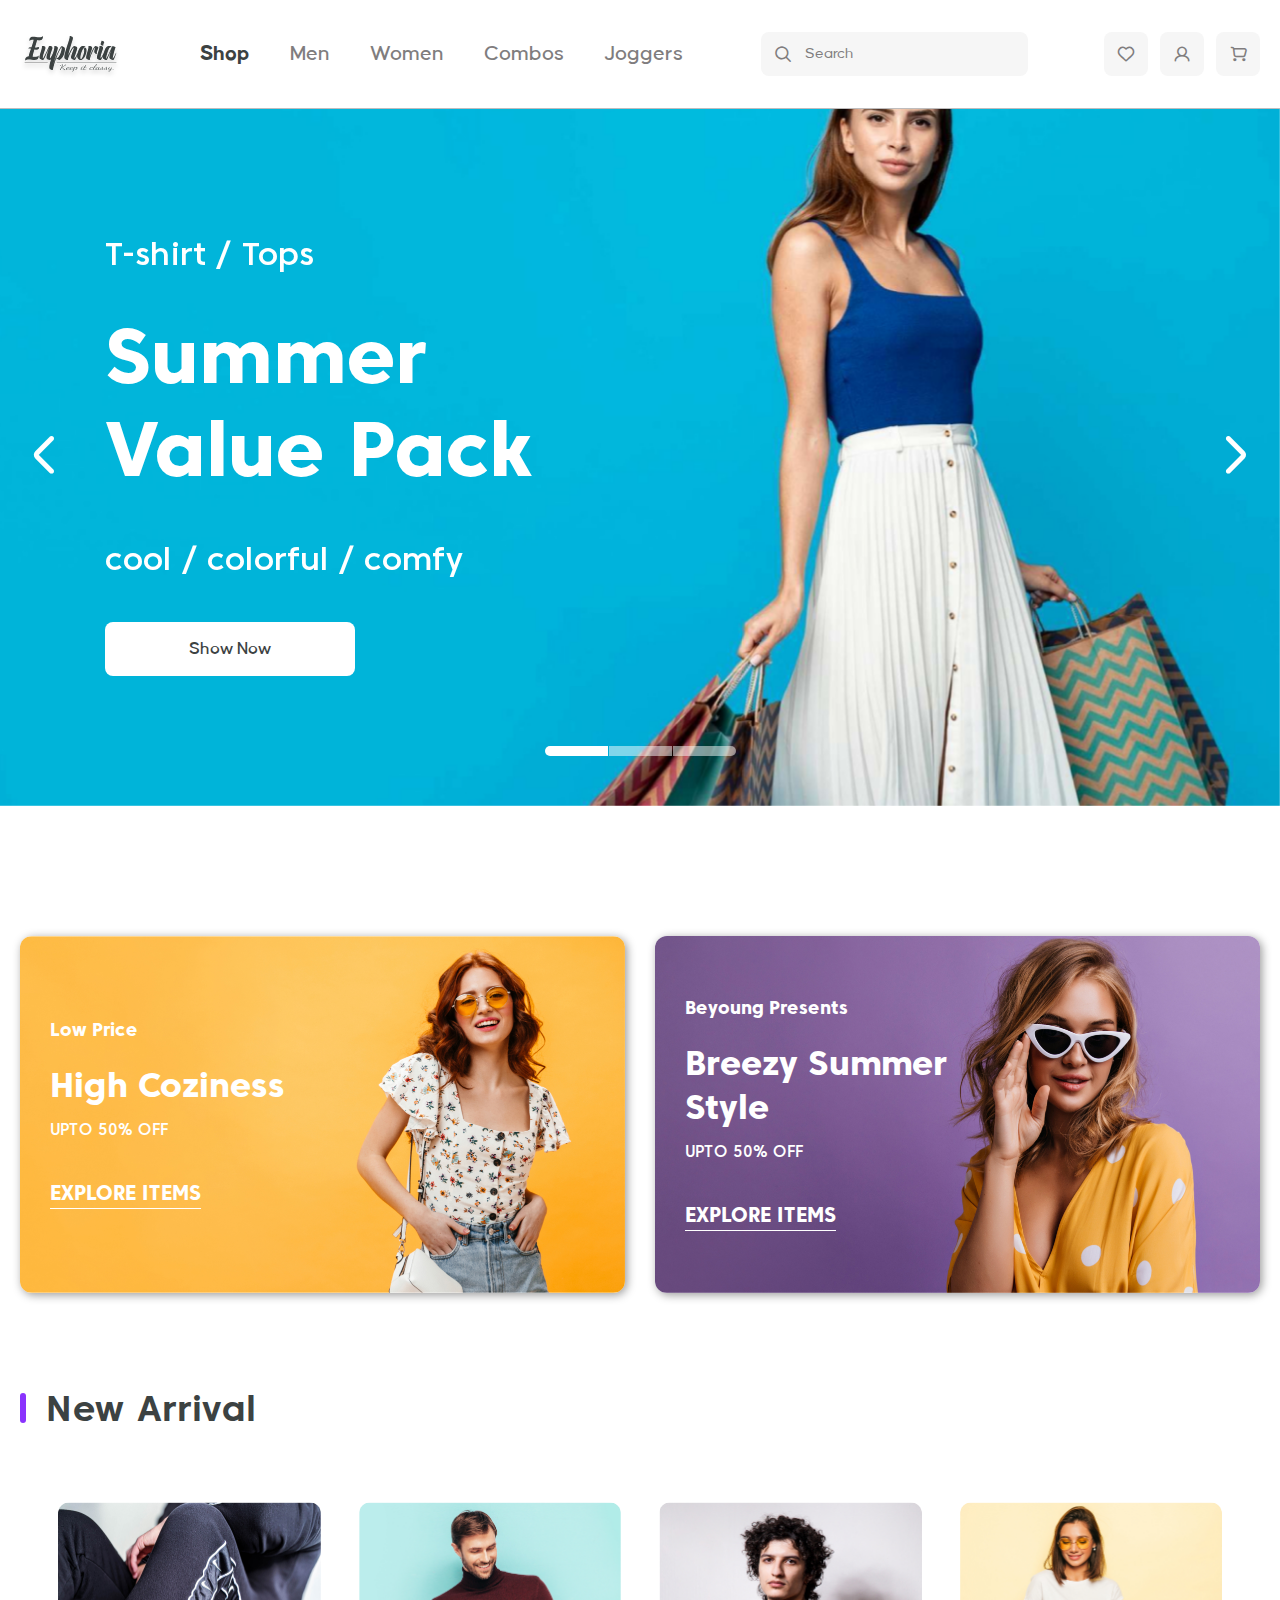
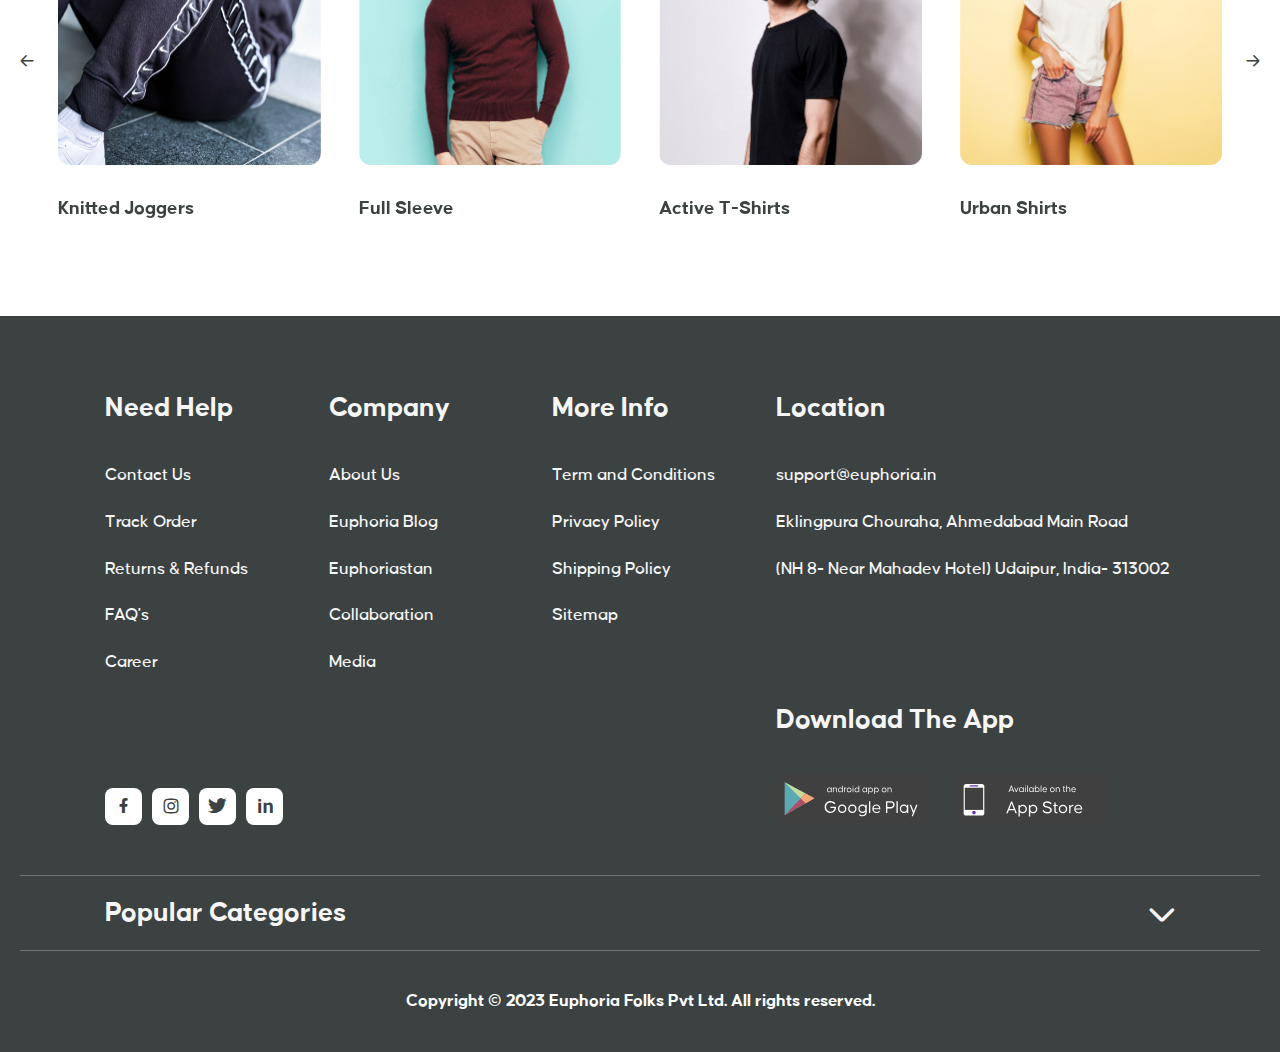
<file: index.html>
<!DOCTYPE html>
<html lang="en">

<head>
	<meta charset="UTF-8">
	<meta name="viewport" content="width=device-width, initial-scale=1.0">
	<link rel="stylesheet" href="https://cdn.jsdelivr.net/npm/swiper@11/swiper-bundle.min.css" />
	<link rel="stylesheet" href="css/style.css">
	<link rel="shortcut icon" href="img/favicon.ico" type="image/x-icon">
	<title>Home Page</title>
</head>

<body>
	<div class="wrapper">
		<header class="header">
			<div class="header__container">
				<img src="img/logo.svg" alt="logo" class="header__logo">
				<div class="header__menu menu">
					<nav class="menu__body">
						<ul class="menu__list">
							<li class="menu__item">
								<a href="#" class="menu__link menu__link--active">Shop</a>
							</li>
							<li class="menu__item">
								<a href="#" class="menu__link">Men</a>
							</li>
							<li class="menu__item">
								<a href="#" class="menu__link">Women</a>
							</li>
							<li class="menu__item">
								<a href="#" class="menu__link">Combos</a>
							</li>
							<li class="menu__item">
								<a href="#" class="menu__link">Joggers</a>
							</li>
						</ul>
					</nav>
				</div>
				<form action="#" class="header__search search-form">
					<input type="text" class="search-form__input" placeholder="Search">
					<button class="search-form__button _icon-search"></button>
				</form>
				<div class="header__action action-header">
					<a href="#" class="action-header__item _icon-favorite"></a>
					<a href="#" class="action-header__item _icon-user"></a>
					<a href="#" class="action-header__item _icon-cart"></a>
				</div>
				<button class="icon-menu"><span></span></button>
			</div>
		</header>
		<main class="page">
			<section class="page__hero hero swiper">
				<!-- Additional required wrapper -->
				<div class="hero__wrapper swiper-wrapper">
					<!-- Slides -->
					<div class="hero__slide slide-hero swiper-slide">
						<div class="slide-hero__container">
							<div class="slide-hero__body">
								<div data-swiper-parallax="-80%" class="slide-hero__label">
									T-shirt / Tops
								</div>
								<h2 data-swiper-parallax="-100%" class="slide-hero__title">
									Summer <br> Value Pack
								</h2>
								<div data-swiper-parallax="-60%" class="slide-hero__label">
									cool / colorful / comfy
								</div>
								<a data-swiper-parallax="-100%" href="#!"
									class="slide-hero__button button button--white">
									Show Now
								</a>
							</div>
						</div>
						<img src="img/hero/hero.jpeg" alt="slide 1"
							class="slide-hero__image slide-hero__image--top slide-hero__image--top--right">
					</div>
					<div class="hero__slide slide-hero swiper-slide">
						<div class="slide-hero__container">
							<div class="slide-hero__body">
								<div data-swiper-parallax="-80%" class="slide-hero__label">
									T-shirt / Tops
								</div>
								<h2 data-swiper-parallax="-100%" class="slide-hero__title">
									Some other <br> pruducts
								</h2>
								<div data-swiper-parallax="-60%" class="slide-hero__label">
									cool / colorful / comfy
								</div>
								<a data-swiper-parallax="-100%" href="#!"
									class="slide-hero__button button button--white">
									Show Now
								</a>
							</div>
						</div>
						<img src="img/hero/hero.jpeg" alt="slide 1"
							class="slide-hero__image slide-hero__image--top slide-hero__image--top--right">
					</div>
					<div class="hero__slide slide-hero swiper-slide">
						<div class="slide-hero__container">
							<div class="slide-hero__body">
								<div data-swiper-parallax="-80%" class="slide-hero__label">
									T-shirt / Tops
								</div>
								<h2 data-swiper-parallax="-100%" class="slide-hero__title">
									Summer <br> Value Pack
								</h2>
								<div data-swiper-parallax="-60%" class="slide-hero__label">
									cool / colorful / comfy
								</div>
								<a data-swiper-parallax="-100%" href="#!"
									class="slide-hero__button button button--white">
									Show Now
								</a>
							</div>
						</div>
						<img src="img/hero/hero.jpeg" alt="slide 1"
							class="slide-hero__image slide-hero__image--top slide-hero__image--top--right">
					</div>
				</div>
				<!-- If we need pagination -->
				<div class="hero_pagination"></div>
				<!-- If we need navigation buttons -->
				<button class="hero__arrow hero__arrow--prev _icon-ch-left"></button>
				<button class="hero__arrow hero__arrow--next _icon-ch-right"></button>

			</section>
			<div class="page__deals deals">
				<div class="deals__container">
					<article class="deals__item">
						<div class="deals__contant">
							<div class="deals__label">
								Low Price
							</div>
							<h4 class="deals__title">
								High Coziness
							</h4>
							<div class="deals__sale">
								UPTO 50% OFF
							</div>
							<a href="#" class="deals__link">
								Explore Items
							</a>
						</div>
						<img src="img/deals/image-1.jpeg" alt="image-1" class="deals__image">
					</article>
					<article class="deals__item">
						<div class="deals__contant">
							<div class="deals__label">
								Beyoung Presents
							</div>
							<h4 class="deals__title">
								Breezy Summer <br> Style
							</h4>
							<div class="deals__sale">
								UPTO 50% OFF
							</div>
							<a href="#" class="deals__link">
								Explore Items
							</a>
						</div>
						<img src="img/deals/image-2.jpeg" alt="image-2" class="deals__image">
					</article>
				</div>
			</div>
			<section class="page__new new">
				<div class="new__container">
					<h2 class="new__title title">
						New Arrival
					</h2>
					<div class="new__slider swiper">
						<div class="new__wrapper swiper-wrapper">
							<div class="new__slide swiper-slide">
								<article class="new__item item-new">
									<a href="#" class="item-new__link">
										<img src="img/new/img-1.jpeg" alt="img-1" class="item-new__img">
										<h5 class="item-new__title">
											Knitted Joggers
										</h5>
									</a>
								</article>
							</div>
							<div class="new__slide swiper-slide">
								<article class="new__item item-new">
									<a href="#" class="item-new__link">
										<img src="img/new/img-2.jpeg" alt="img-2" class="item-new__img">
										<h5 class="item-new__title">
											Full Sleeve
										</h5>
									</a>
								</article>
							</div>
							<div class="new__slide swiper-slide">
								<article class="new__item item-new">
									<a href="#" class="item-new__link">
										<img src="img/new/img-3.jpeg" alt="img-3" class="item-new__img">
										<h5 class="item-new__title">
											Active T-Shirts
										</h5>
									</a>
								</article>
							</div>
							<div class="new__slide swiper-slide">
								<article class="new__item item-new">
									<a href="#" class="item-new__link">
										<img src="img/new/img-4.jpeg" alt="img-4" class="item-new__img">
										<h5 class="item-new__title">
											Urban Shirts
										</h5>
									</a>
								</article>
							</div>
							<div class="new__slide swiper-slide">
								<article class="new__item item-new">
									<a href="#" class="item-new__link">
										<img src="img/new/img-1.jpeg" alt="img-1" class="item-new__img">
										<h5 class="item-new__title">
											Knitted Joggers
										</h5>
									</a>
								</article>
							</div>
							<div class="new__slide swiper-slide">
								<article class="new__item item-new">
									<a href="#" class="item-new__link">
										<img src="img/new/img-2.jpeg" alt="img-2" class="item-new__img">
										<h5 class="item-new__title">
											Full Sleeve
										</h5>
									</a>
								</article>
							</div>
						</div>
						<button class="new__arrow new__arrow--left _icon-a-left"></button>
						<button class="new__arrow new__arrow--right _icon-a-right"></button>
					</div>
				</div>
			</section>
		</main>
		<footer class="footer">
			<div class="footer__container">
				<div class="footer__menu menu-footer">
					<div class="menu-footer__block">
						<h5 class="menu-footer__title">
							Need Help
						</h5>
						<ul class="menu-footer__list">
							<li class="menu-footer__item">
								<a href="#" class="menu-footer__link">
									Contact Us
								</a>
							</li>
							<li class="menu-footer__item">
								<a href="#" class="menu-footer__link">
									Track Order
								</a>
							</li>
							<li class="menu-footer__item">
								<a href="#" class="menu-footer__link">
									Returns & Refunds
								</a>
							</li>
							<li class="menu-footer__item">
								<a href="#" class="menu-footer__link">
									FAQ's
								</a>
							</li>
							<li class="menu-footer__item">
								<a href="#" class="menu-footer__link">
									Career
								</a>
							</li>
						</ul>
					</div>
					<div class="menu-footer__block">
						<h5 class="menu-footer__title">
							Company
						</h5>
						<ul class="menu-footer__list">
							<li class="menu-footer__item">
								<a href="#" class="menu-footer__link">
									About Us
								</a>
							</li>
							<li class="menu-footer__item">
								<a href="#" class="menu-footer__link">
									Euphoria Blog
								</a>
							</li>
							<li class="menu-footer__item">
								<a href="#" class="menu-footer__link">
									Euphoriastan
								</a>
							</li>
							<li class="menu-footer__item">
								<a href="#" class="menu-footer__link">
									Collaboration
								</a>
							</li>
							<li class="menu-footer__item">
								<a href="#" class="menu-footer__link">
									Media
								</a>
							</li>
						</ul>
					</div>
					<div class="menu-footer__block">
						<h5 class="menu-footer__title">
							More Info
						</h5>
						<ul class="menu-footer__list">
							<li class="menu-footer__item">
								<a href="#" class="menu-footer__link">
									Term and Conditions
								</a>
							</li>
							<li class="menu-footer__item">
								<a href="#" class="menu-footer__link">
									Privacy Policy

								</a>
							</li>
							<li class="menu-footer__item">
								<a href="#" class="menu-footer__link">
									Shipping Policy

								</a>
							</li>
							<li class="menu-footer__item">
								<a href="#" class="menu-footer__link">
									Sitemap

								</a>
							</li>
						</ul>
					</div>
					<div class="menu-footer__block">
						<h5 class="menu-footer__title">
							Location
						</h5>
						<ul class="menu-footer__list">
							<li class="menu-footer__item">
								<a href="mailto:support@euphoria.in" class="menu-footer__link">
									support@euphoria.in
								</a>
							</li>
							<li class="menu-footer__item">
								<a href="#" class="menu-footer__link">
									Eklingpura Chouraha, Ahmedabad Main Road
								</a>
							</li>
							<li class="menu-footer__item">
								<a href="#" class="menu-footer__link">
									(NH 8- Near Mahadev Hotel) Udaipur, India- 313002
								</a>
							</li>
						</ul>
					</div>
				</div>
				<div class="footer__body">
					<div class="footer__social social-footer">
						<ul class="social-footer__list">
							<li class="social-footer__item">
								<a target="_blank" href="#" class="social-footer__link _icon-s-facebook"></a>
							</li>
							<li class="social-footer__item">
								<a target="_blank" href="#" class="social-footer__link _icon-s-instagram"></a>
							</li>
							<li class="social-footer__item">
								<a target="_blank" href="#" class="social-footer__link _icon-s-twitter"></a>
							</li>
							<li class="social-footer__item">
								<a target="_blank" href="#" class="social-footer__link _icon-s-linkedin"></a>
							</li>
						</ul>
					</div>
					<div class="footer__download download-apps">
						<h5 class="download-apps__title">
							Download The App
						</h5>
						<div class="download-apps__items">
							<a target="_blank" href="#" class="download-apps__item">
								<img src="img/icons/google.svg" alt="Google Play">
							</a>
							<a target="_blank" href="#" class="download-apps__item">
								<img src="img/icons/app-store.svg" alt="App Store">
							</a>
						</div>
					</div>
				</div>
				<div class="footer__categories popular-categories">
					<h5 data-spoller class="popular-categories__title ">
						<button class="popular-categories__button-title _icon-ch-down">
							Popular Categories
						</button>
					</h5>
					<div class="popular-categories__body">
						<ul class="popular-categories__list">
							<li class="popular-categories__item">
								<a href="#" class="popular-categories__link">
									Men
								</a>
							</li>
							<li class="popular-categories__item">
								<a href="#" class="popular-categories__link">
									Women
								</a>
							</li>
						</ul>
					</div>
				</div>
				<div class="footer__copy">
					Copyright © 2023 Euphoria Folks Pvt Ltd. All rights reserved.
				</div>
			</div>
		</footer>
	</div>
	<!-- Підключення слайдеру Swiper -->
	<script src="https://cdn.jsdelivr.net/npm/swiper@11/swiper-bundle.min.js"></script>
	<!-- Підключення JS-файлу з кодом -->
	<script src="js/script.js"></script>
</body>

</html>
</file>
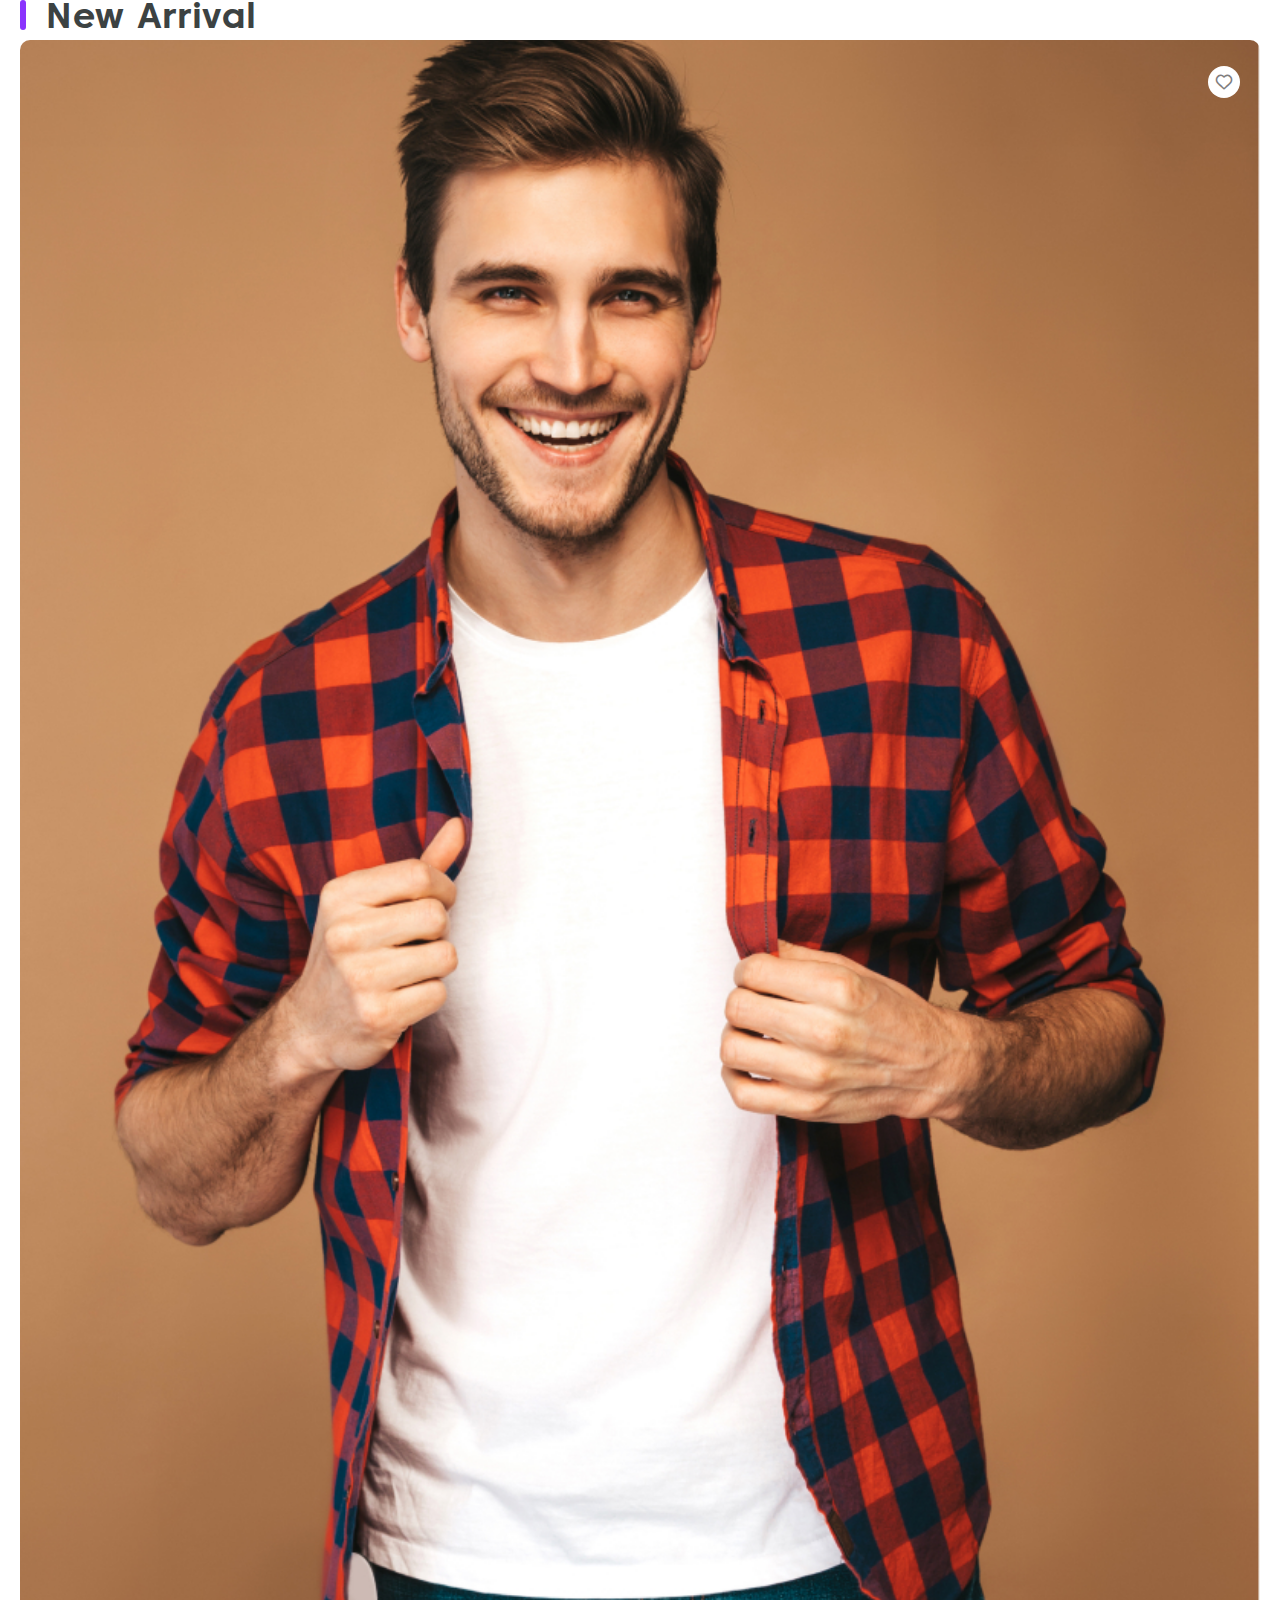
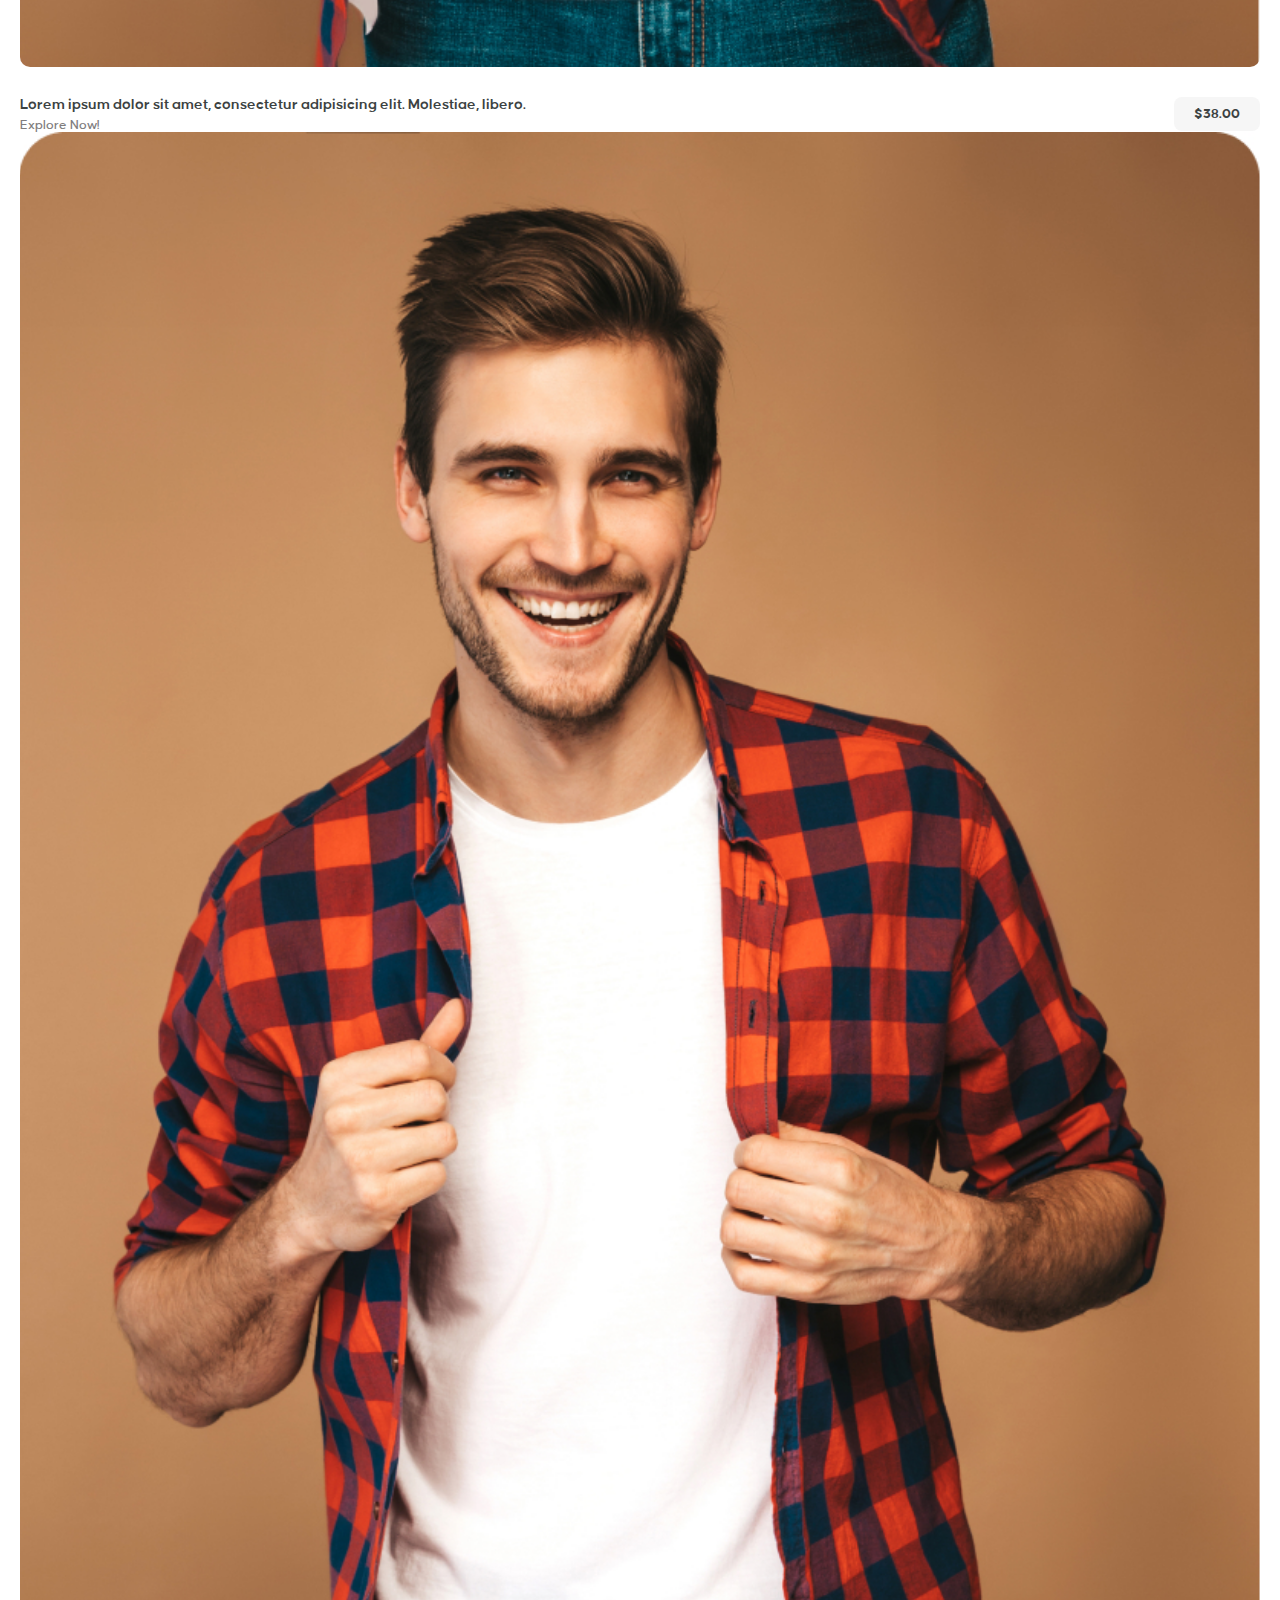
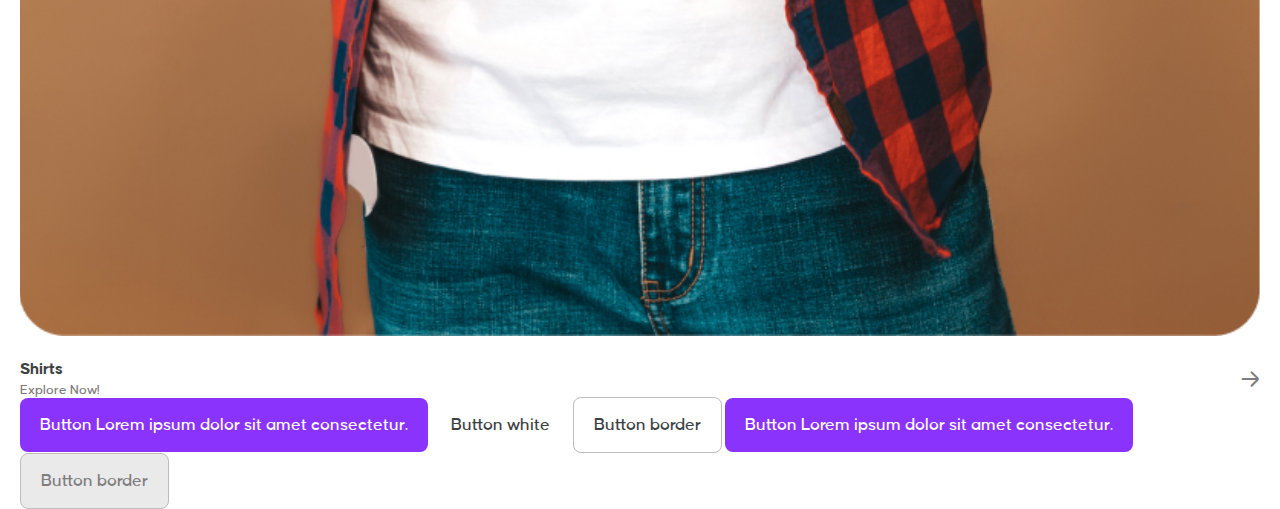
<file: _common.html>
<!DOCTYPE html>
<html lang="en">

<head>
	<meta charset="UTF-8">
	<meta name="viewport" content="width=device-width, initial-scale=1.0">
	<link rel="stylesheet" href="css/style.css">
	<link rel="shortcut icon" href="img/favicon.ico" type="image/x-icon">
	<title>Common</title>
</head>

<body>
	<div class="wrapper">
		<div class="common">
			<div class="common__container">
				<!-- Title -->
				<h2 class="title">
					New Arrival
				</h2>
				<!-- Product Prewiew Cart -->
				<article class="item-product">
					<a href="#" class="item-product__favorite _icon-favorite"></a>
					<a href="#" class="item-product__picture-link">
						<img src="img/modules/for-men/01x3.jpg" class="item-product__image" alt="Image">
					</a>
					<div class="item-product__body">
						<h4 class="item-product__title">
							<a href="#" class="item-product__link-title">Lorem ipsum dolor sit amet, consectetur
								adipisicing elit. Molestiae, libero.</a>
						</h4>
						<div class="item-product__label">Explore Now!</div>
						<div class="item-product__price">$38.00</div>
					</div>
				</article>
				<article class="item-product item-product--category">
					<a href="#" class="item-product__picture-link">
						<img src="img/modules/for-men/01x3.jpg" class="item-product__image" alt="Image">
					</a>
					<div class="item-product__body">
						<h4 class="item-product__title">
							<a href="#" class="item-product__link-title">Shirts</a>
						</h4>
						<div class="item-product__label">Explore Now!</div>
						<a href="#" class="item-product__link _icon-a-right"></a>
					</div>
				</article>
				<!-- Button -->
				<a href="#" class="button">Button Lorem ipsum dolor sit amet consectetur.</a>
				<a href="#" class="button button--white">Button white</a>
				<a href="#" class="button button--border">Button border</a>
				<button class="button">Button Lorem ipsum dolor sit amet consectetur.</button>
				<button disabled class="button button--border">Button border</button>
			</div>
		</div>
	</div>
	<!-- Підключення JS-файлу з кодом -->
	<script src="js/script.js"></script>
</body>

</html>
</file>
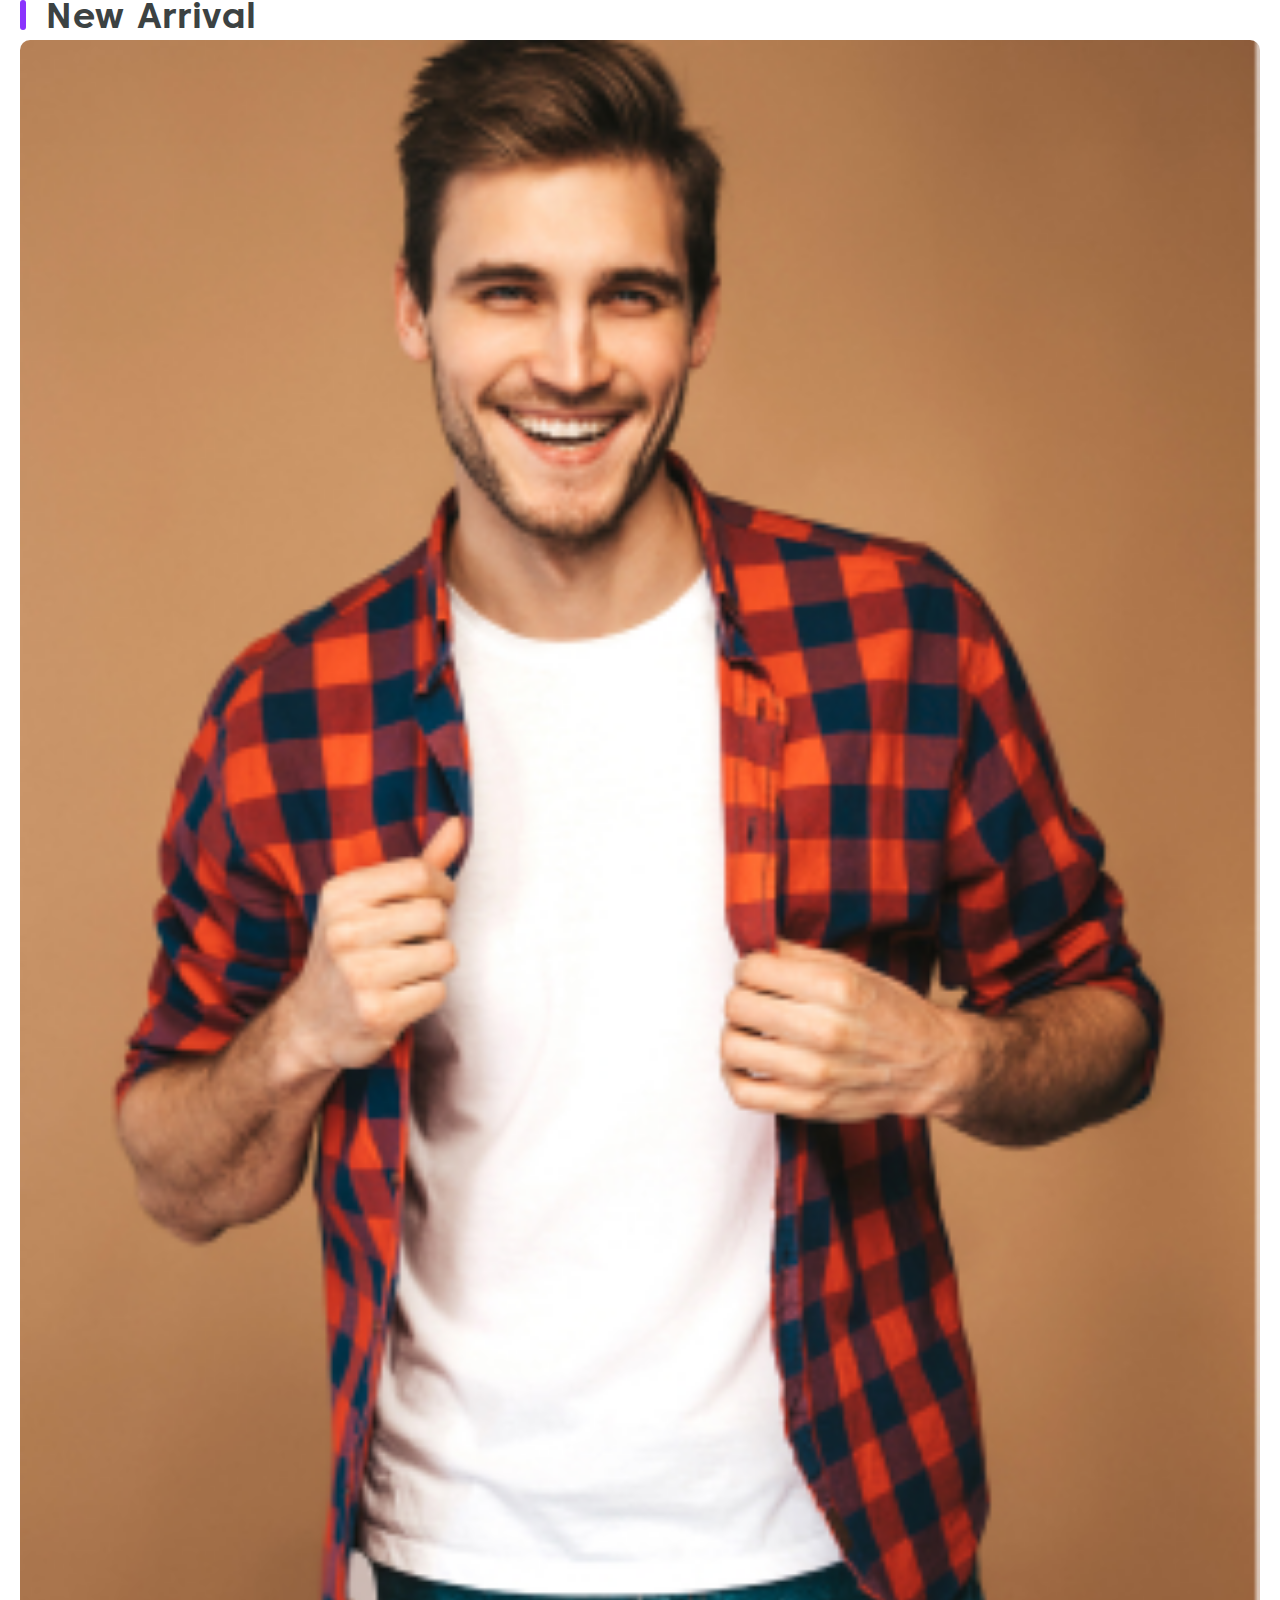
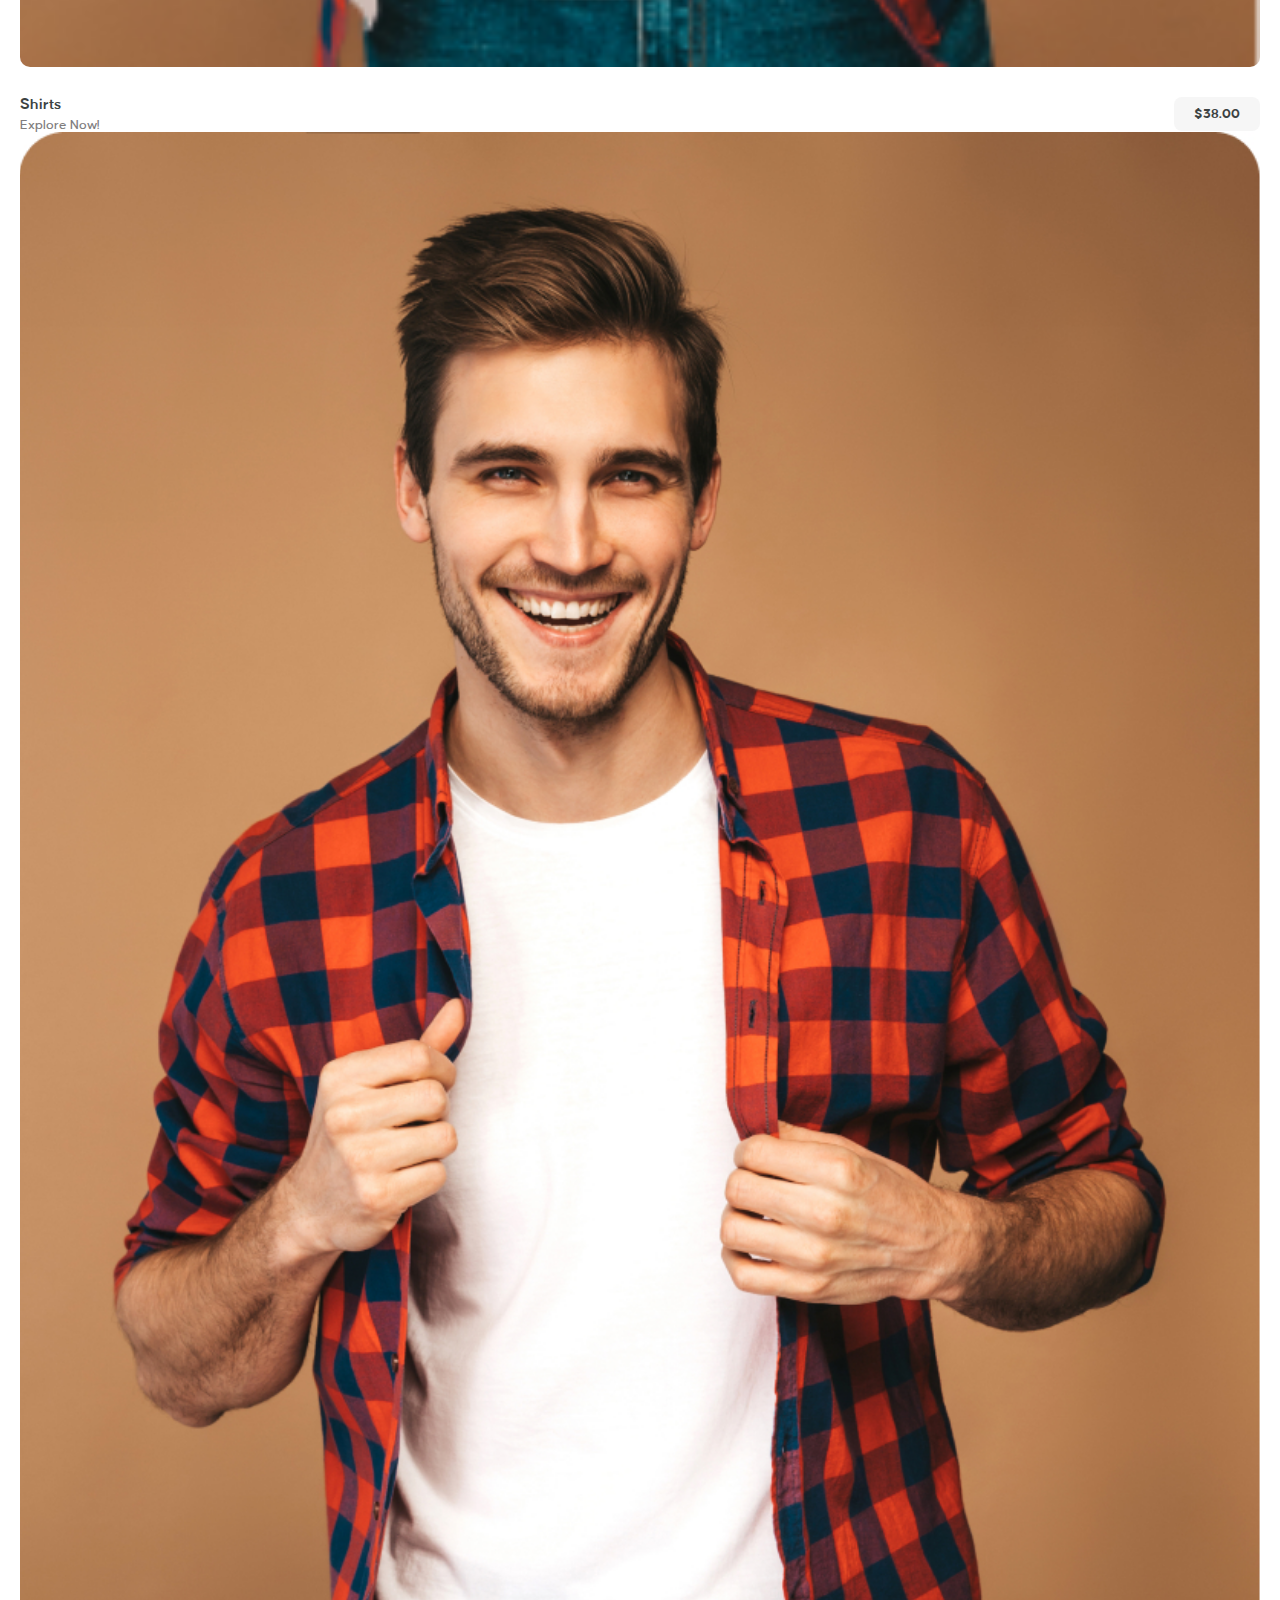
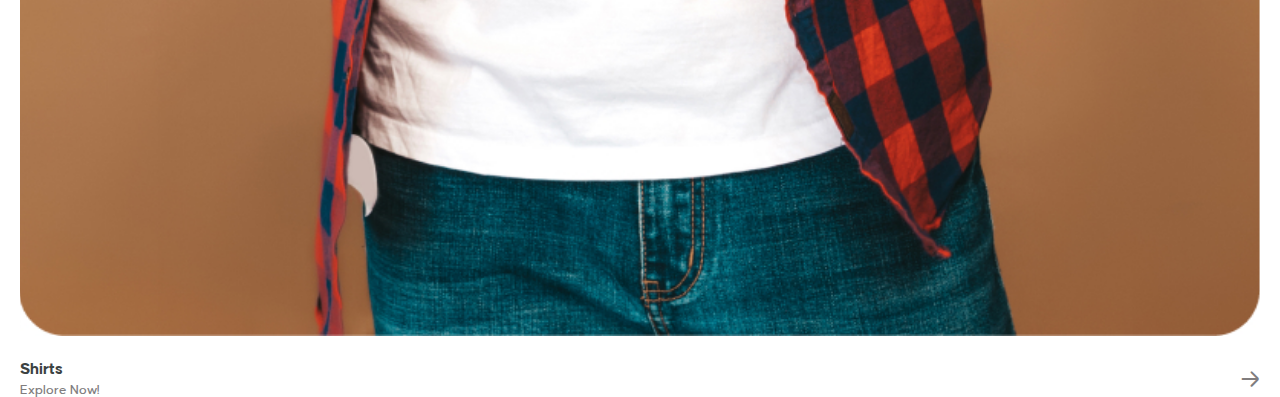
<file: _test.html>
<!DOCTYPE html>
<html lang="en">

<head>
    <meta charset="UTF-8">
    <meta name="viewport" content="width=device-width, initial-scale=1.0">
    <link rel="stylesheet" href="css/style.css">
    <link rel="shortcut icon" href="img/favicon.ico" type="image/x-icon">
    <title>Common</title>
</head>

<body>
    <div class="wrapper">
        <div class="common">
            <div class="common__container">
                <!-- Title -->
                <h2 class="title">New Arrival</h2>
                <!-- Product Preview Cart -->
                <article class="item-product">
                    <a href="#" class="item-product__picture-link">
                        <img src="img/modules/for-men/01.jpg" class="item-product__image" alt="Image">
                    </a>
                    <div class="item-product__body">
                        <h4 class="item-product__title">
                            <a href="#" class="item-product__link-title">Shirts</a>
                        </h4>
                        <div class="item-product__label">Explore Now!</div>
                        <div class="item-product__price">$38.00</div>
                    </div>
                </article>
                <article class="item-product item-product--category">
                    <a href="#" class="item-product__picture-link">
                        <img src="img/modules/for-men/01x3.jpg" class="item-product__image" alt="Image">
                    </a>
                    <div class="item-product__body">
                        <h4 class="item-product__title">
                            <a href="#" class="item-product__link-title">Shirts</a>
                        </h4>
                        <div class="item-product__label">Explore Now!</div>
                        <a href="#" class="item-product__link _icon-a-right"></a>
                    </div>
                </article>
            </div>
        </div>
    </div>
    <!-- Підключення JS-файлу з кодом -->
    <script src="js/script.js"></script>
</body>

</html>
</file>
<file: css/style.css>
@font-face {
  font-family: "Causten";
  src: url("../fonts/Causten-Regular.woff2") format("woff2"), url("../fonts/Causten-Regular.woff") format("woff");
  font-weight: normal;
  font-style: normal;
  font-display: swap;
}
@font-face {
  font-family: "Causten";
  src: url("../fonts/Causten-Medium.woff2") format("woff2"), url("../fonts/Causten-Medium.woff") format("woff");
  font-weight: 500;
  font-style: normal;
  font-display: swap;
}
@font-face {
  font-family: "Causten";
  src: url("../fonts/Causten-Light.woff2") format("woff2"), url("../fonts/Causten-Light.woff") format("woff");
  font-weight: 300;
  font-style: normal;
  font-display: swap;
}
@font-face {
  font-family: "Causten";
  src: url("../fonts/Causten-Bold.woff2") format("woff2"), url("../fonts/Causten-Bold.woff") format("woff");
  font-weight: bold;
  font-style: normal;
  font-display: swap;
}
@font-face {
  font-family: "Causten";
  src: url("../fonts/Causten-SemiBold.woff2") format("woff2"), url("../fonts/Causten-SemiBold.woff") format("woff");
  font-weight: 600;
  font-style: normal;
  font-display: swap;
}
@font-face {
  font-family: "CoreSans";
  src: url("../fonts/CoreSansC-45Regular.woff2") format("woff2"), url("../fonts/CoreSansC-45Regular.woff") format("woff");
  font-weight: normal;
  font-style: normal;
  font-display: swap;
}
@font-face {
  font-family: "CoreSans";
  src: url("../fonts/CoreSansC-55Medium.woff2") format("woff2"), url("../fonts/CoreSansC-55Medium.woff") format("woff");
  font-weight: 500;
  font-style: normal;
  font-display: swap;
}
@font-face {
  font-family: "CoreSans";
  src: url("../fonts/CoreSansC-65Bold.woff2") format("woff2"), url("../fonts/CoreSansC-65Bold.woff") format("woff");
  font-weight: 700;
  font-style: normal;
  font-display: swap;
}
@font-face {
  font-family: "CoreSans";
  src: url("../fonts/CoreSansC-75ExtraBold.woff2") format("woff2"), url("../fonts/CoreSansC-75ExtraBold.woff") format("woff");
  font-weight: 800;
  font-style: normal;
  font-display: swap;
}
@font-face {
  font-family: "CoreSans";
  src: url("../fonts/CoreSansC-85Heavy.woff2") format("woff2"), url("../fonts/CoreSansC-85Heavy.woff") format("woff");
  font-weight: 900;
  font-style: normal;
  font-display: swap;
}
@font-face {
  font-family: "icons";
  src: url("../fonts/icons.woff2") format("woff2"), url("../fonts/icons.woff") format("woff");
  font-weight: normal;
  font-style: normal;
  font-display: swap;
}
.deals__contant, .slide-hero__body, .title {
  font-family: "CoreSans";
}

[class*=_icon-]::before {
  display: inline-block;
  font-family: "icons";
  font-style: normal;
  font-weight: normal;
  font-variant: normal;
  line-height: 1;
  /* Better Font Rendering =========== */
  -webkit-font-smoothing: antialiased;
  -moz-osx-font-smoothing: grayscale;
}

._icon-star:before {
  content: "\e914";
}

._icon-star-active:before {
  content: "\e91c";
}

._icon-lock:before {
  content: "\e91d";
}

._icon-a-down:before {
  content: "\e900";
}

._icon-a-left:before {
  content: "\e901";
}

._icon-a-right:before {
  content: "\e902";
}

._icon-a-up:before {
  content: "\e903";
}

._icon-bags:before {
  content: "\e904";
}

._icon-cart:before {
  content: "\e905";
}

._icon-ch-down:before {
  content: "\e906";
}

._icon-ch-left:before {
  content: "\e907";
}

._icon-ch-right:before {
  content: "\e908";
}

._icon-ch-up:before {
  content: "\e909";
}

._icon-close:before {
  content: "\e90a";
}

._icon-comment:before {
  content: "\e90b";
}

._icon-credit-cart:before {
  content: "\e90c";
}

._icon-exit:before {
  content: "\e90d";
}

._icon-eye:before {
  content: "\e90e";
}

._icon-eye-border:before {
  content: "\e90f";
}

._icon-eye-hide:before {
  content: "\e910";
}

._icon-favorite:before {
  content: "\e911";
}

._icon-filter:before {
  content: "\e912";
}

._icon-free-shiping:before {
  content: "\e913";
}

._icon-play:before {
  content: "\e915";
}

._icon-play-circle:before {
  content: "\e916";
}

._icon-search:before {
  content: "\e917";
}

._icon-s-facebook:before {
  content: "\e918";
}

._icon-s-instagram:before {
  content: "\e919";
}

._icon-size-fit:before {
  content: "\e91a";
}

._icon-s-linkedin:before {
  content: "\e91b";
}

._icon-s-twitter:before {
  content: "\e91e";
}

._icon-trash:before {
  content: "\e91f";
}

._icon-truck:before {
  content: "\e920";
}

._icon-user:before {
  content: "\e921";
}

*,
*::before,
*::after {
  padding: 0;
  margin: 0;
  border: 0;
  -webkit-box-sizing: border-box;
          box-sizing: border-box;
}

*::before,
*::after {
  display: inline-block;
}

a {
  text-decoration: none;
  color: inherit;
  display: inline-block;
}

li {
  list-style: none;
}

img {
  vertical-align: top;
}

h1,
h2,
h3,
h4,
h5,
h6 {
  font-weight: inherit;
  font-size: inherit;
}

html,
body {
  line-height: 1;
  height: 100%;
}

/* FORM */
input,
button,
textarea {
  font-family: inherit;
  font-size: inherit;
  line-height: inherit;
  color: inherit;
  background-color: transparent;
}

input,
textarea {
  width: 100%;
}

button,
select,
option {
  cursor: pointer;
}

input[type=text],
input[type=email],
input[type=tel],
textarea {
  -webkit-appearance: none;
     -moz-appearance: none;
          appearance: none;
}

.title {
  font-weight: 600;
  color: #3c4242;
  letter-spacing: 0.0425rem;
  line-height: 1.1;
  display: -webkit-box;
  display: -ms-flexbox;
  display: flex;
  -webkit-box-align: start;
      -ms-flex-align: start;
          align-items: flex-start;
  gap: 0.5555555556em;
}
@media (min-width: 79.375em) {
  .title {
    font-size: 2.25rem;
  }
}
@media (min-width: 20em) and (max-width: 79.375em) {
  @supports (font-size: clamp( 1.5rem , 1.2473684211rem  +  1.2631578947vw , 2.25rem )) {
    .title {
      font-size: clamp( 1.5rem , 1.2473684211rem  +  1.2631578947vw , 2.25rem );
    }
  }
  @supports not (font-size: clamp( 1.5rem , 1.2473684211rem  +  1.2631578947vw , 2.25rem )) {
    .title {
      font-size: calc(1.5rem + 0.75 * (100vw - 20rem) / 59.375);
    }
  }
}
@media (max-width: 20em) {
  .title {
    font-size: 1.5rem;
  }
}
.title::before {
  content: "";
  background-color: #8a33fd;
  border-radius: 0.625rem;
  -webkit-box-flex: 0;
      -ms-flex: 0 0 0.375rem;
          flex: 0 0 0.375rem;
  width: 0.375rem;
  height: 0.8333333333em;
}

.item-product {
  position: relative;
  display: grid;
  gap: 1.875rem;
}
.item-product--category {
  gap: 1.5625rem;
}
.item-product__picture-link {
  display: block;
}
.item-product__image {
  aspect-ratio: 282/370;
  width: 100%;
  height: 100%;
  -o-object-fit: cover;
     object-fit: cover;
  border-radius: 0.625rem;
}
.item-product--category .item-product__image {
  aspect-ratio: 270/393;
}
.item-product__body {
  display: grid;
  grid-template: auto auto/1fr auto;
  row-gap: 0.3125rem;
  -webkit-column-gap: 2.1875rem;
     -moz-column-gap: 2.1875rem;
          column-gap: 2.1875rem;
}
.item-product__title {
  font-weight: 600;
  color: #3c4242;
  min-width: 0;
}
.item-product--category .item-product__title {
  font-size: 1.0625rem;
  font-weight: 700;
}
.item-product__link-title {
  text-overflow: ellipsis;
  white-space: nowrap;
  overflow: hidden;
  display: block;
  text-decoration-color: transparent;
  -webkit-transition: all 0.3s ease-in-out;
  transition: all 0.3s ease-in-out;
}
@media (any-hover: hover) {
  .item-product__link-title:hover {
    text-decoration: underline;
    text-decoration-color: #3c4242;
  }
}
.item-product__label {
  grid-row: 2/3;
  font-size: 0.875rem;
  font-weight: 500;
}
.item-product__link, .item-product__price {
  grid-column: 2/3;
  grid-row: span 2;
}
.item-product__link {
  display: -webkit-box;
  display: -ms-flexbox;
  display: flex;
  -webkit-box-align: center;
      -ms-flex-align: center;
          align-items: center;
}
.item-product__link::before {
  -webkit-transition: all 0.3s ease-in-out;
  transition: all 0.3s ease-in-out;
}
@media (any-hover: hover) {
  .item-product__link:hover {
    color: #000;
  }
}
.item-product__price {
  -ms-flex-item-align: center;
      align-self: center;
  border-radius: 0.5rem;
  background-color: #f6f6f6;
  padding: 0.625rem 1.25rem;
  font-weight: 700;
  font-size: 0.875rem;
  color: #3c4242;
}
.item-product__favorite {
  position: absolute;
  top: 1.625rem;
  right: 1.25rem;
  width: 2rem;
  height: 2rem;
  border-radius: 50%;
  background-color: #fff;
  display: -webkit-box;
  display: -ms-flexbox;
  display: flex;
  -webkit-box-pack: center;
      -ms-flex-pack: center;
          justify-content: center;
  -webkit-box-align: center;
      -ms-flex-align: center;
          align-items: center;
}
.item-product__favorite::before {
  -webkit-transition: all 0.3s ease-in-out;
  transition: all 0.3s ease-in-out;
}
@media (any-hover: hover) {
  .item-product__favorite:hover {
    color: red;
  }
}

.button {
  font-family: "Causten";
  background-color: #8a33fd;
  padding: 1rem 1.25rem;
  font-size: 1.125rem;
  font-weight: 500;
  color: #fff;
  line-height: 1.2222222;
  text-align: center;
  border-radius: 0.5rem;
  -webkit-transition: all 0.3s ease-in-out;
  transition: all 0.3s ease-in-out;
}
@media (any-hover: hover) {
  .button:hover {
    background-color: #6620C1;
    -webkit-box-shadow: 0 0.1875rem 0.25rem 0 rgba(0, 0, 0, 0.1);
            box-shadow: 0 0.1875rem 0.25rem 0 rgba(0, 0, 0, 0.1);
  }
  .button:focus {
    background-color: #6620C1;
  }
  .button:disabled {
    background-color: #EAEAEA;
    color: #807d7e;
    cursor: default;
  }
}
.button--border {
  color: #3c4242;
  background-color: #fff;
  border: 0.0625rem solid #BEBCBD;
}
@media (any-hover: hover) {
  .button--border:hover {
    color: #8a33fd;
    background-color: #fff;
    -webkit-box-shadow: none;
            box-shadow: none;
  }
}
.button--border:focus {
  color: #8a33fd;
  background-color: #fff;
  border: 0.0625rem solid #6620C1;
}
.button--border:disabled {
  background-color: #EAEAEA;
  color: #807d7e;
  cursor: default;
}
.button--white {
  color: #3c4242;
  background-color: #fff;
}
@media (any-hover: hover) {
  .button--white:hover {
    color: #fff;
    background-color: #8a33fd;
  }
}
.button--white:focus {
  color: #fff;
  background-color: #8a33fd;
  -webkit-box-shadow: none;
          box-shadow: none;
}
.button--white:disabled {
  background-color: #EAEAEA;
  color: #807d7e;
  cursor: default;
}

.header {
  border-bottom: 0.0625rem solid #BEBCBD;
  position: sticky;
  top: 0;
  left: 0;
  width: 100%;
  background-color: #fff;
  z-index: 50;
}
.header__container {
  padding: 0.625rem 0rem;
  display: -webkit-box;
  display: -ms-flexbox;
  display: flex;
  -webkit-box-pack: justify;
      -ms-flex-pack: justify;
          justify-content: space-between;
  -webkit-box-align: center;
      -ms-flex-align: center;
          align-items: center;
}
@media (min-width: 79.375em) {
  .header__container {
    min-height: 6.75rem;
  }
}
@media (min-width: 20em) and (max-width: 79.375em) {
  @supports (min-height: clamp( 4.0625rem , 3.1572368421rem  +  4.5263157895vw , 6.75rem )) {
    .header__container {
      min-height: clamp( 4.0625rem , 3.1572368421rem  +  4.5263157895vw , 6.75rem );
    }
  }
  @supports not (min-height: clamp( 4.0625rem , 3.1572368421rem  +  4.5263157895vw , 6.75rem )) {
    .header__container {
      min-height: calc(4.0625rem + 2.6875 * (100vw - 20rem) / 59.375);
    }
  }
}
@media (max-width: 20em) {
  .header__container {
    min-height: 4.0625rem;
  }
}
@media (min-width: 79.375em) {
  .header__container {
    -webkit-column-gap: 4.75rem;
       -moz-column-gap: 4.75rem;
            column-gap: 4.75rem;
  }
}
@media (min-width: 61.99875em) and (max-width: 79.375em) {
  @supports ((-moz-column-gap: clamp( 0.75rem , -13.5220667578rem  +  23.019926624vw , 4.75rem )) or (column-gap: clamp( 0.75rem , -13.5220667578rem  +  23.019926624vw , 4.75rem ))) {
    .header__container {
      -webkit-column-gap: clamp( 0.75rem , -13.5220667578rem  +  23.019926624vw , 4.75rem );
         -moz-column-gap: clamp( 0.75rem , -13.5220667578rem  +  23.019926624vw , 4.75rem );
              column-gap: clamp( 0.75rem , -13.5220667578rem  +  23.019926624vw , 4.75rem );
    }
  }
  @supports not ((-moz-column-gap: clamp( 0.75rem , -13.5220667578rem  +  23.019926624vw , 4.75rem )) or (column-gap: clamp( 0.75rem , -13.5220667578rem  +  23.019926624vw , 4.75rem ))) {
    .header__container {
      -webkit-column-gap: calc(0.75rem + 4 * (100vw - 61.99875rem) / 17.37625);
         -moz-column-gap: calc(0.75rem + 4 * (100vw - 61.99875rem) / 17.37625);
              column-gap: calc(0.75rem + 4 * (100vw - 61.99875rem) / 17.37625);
    }
  }
}
@media (max-width: 61.99875em) {
  .header__container {
    -webkit-column-gap: 0.75rem;
       -moz-column-gap: 0.75rem;
            column-gap: 0.75rem;
  }
}
.header__logo {
  position: relative;
  z-index: 4;
}
@media (max-width: 47.99875em) {
  .header__menu {
    position: fixed;
    width: 100%;
    height: 100%;
    top: 0;
    overflow: auto;
    left: -100%;
    -webkit-transition: all 0.3s ease-in-out;
    transition: all 0.3s ease-in-out;
    z-index: 2;
    background-color: #fff;
    padding: 0rem 0.9375rem 1.875rem 0.9375rem;
  }
}
@media (max-width: 47.99875em) and (min-width: 20em) and (max-width: 48em) {
  @supports (padding-top: clamp( 5.9375rem , 4.0178571429rem  +  9.5982142857vw , 8.625rem )) {
    .header__menu {
      padding-top: clamp( 5.9375rem , 4.0178571429rem  +  9.5982142857vw , 8.625rem );
    }
  }
  @supports not (padding-top: clamp( 5.9375rem , 4.0178571429rem  +  9.5982142857vw , 8.625rem )) {
    .header__menu {
      padding-top: calc(5.9375rem + 2.6875 * (100vw - 20rem) / 28);
    }
  }
}
@media (max-width: 47.99875em) and (max-width: 20em) {
  .header__menu {
    padding-top: 5.9375rem;
  }
}
@media (max-width: 47.99875em) {
  .header__menu::before {
    content: "";
    position: fixed;
    width: 100%;
    background-color: #fff;
    z-index: 3;
    top: 0;
    left: -100%;
    border-bottom: 0.0625rem solid #BEBCBD;
    -webkit-transition: all 0.3s ease-in-out;
    transition: all 0.3s ease-in-out;
  }
}
@media (max-width: 47.99875em) and (min-width: 79.375em) {
  .header__menu::before {
    height: 6.8125rem;
  }
}
@media (max-width: 47.99875em) and (min-width: 20em) and (max-width: 79.375em) {
  @supports (height: clamp( 4.125rem , 3.2197368421rem  +  4.5263157895vw , 6.8125rem )) {
    .header__menu::before {
      height: clamp( 4.125rem , 3.2197368421rem  +  4.5263157895vw , 6.8125rem );
    }
  }
  @supports not (height: clamp( 4.125rem , 3.2197368421rem  +  4.5263157895vw , 6.8125rem )) {
    .header__menu::before {
      height: calc(4.125rem + 2.6875 * (100vw - 20rem) / 59.375);
    }
  }
}
@media (max-width: 47.99875em) and (max-width: 20em) {
  .header__menu::before {
    height: 4.125rem;
  }
}
@media (max-width: 47.99875em) {
  .menu-open .header__menu {
    left: 0;
  }
  .menu-open .header__menu::before {
    left: 0;
  }
}
@media (max-width: 33.75em) {
  .header__menu {
    padding-bottom: 6.5625rem;
  }
}
.header__search {
  -ms-flex-preferred-size: 21.53226%;
      flex-basis: 21.53226%;
  position: relative;
  z-index: 4;
}
@media (max-width: 47.99875em) {
  .header__search {
    -webkit-box-flex: 1;
        -ms-flex-positive: 1;
            flex-grow: 1;
  }
}
.header__action {
  position: relative;
  z-index: 4;
}
@media (max-width: 33.75em) {
  .header__action {
    position: fixed;
    left: 0;
    bottom: 0;
    width: 100%;
    padding: 0rem 0.9375rem 0.625rem 0.9375rem;
    padding: 0.9375rem;
    background-color: #fff;
    border-top: 0.0625rem solid #BEBCBD;
  }
}

.menu {
  -webkit-box-flex: 1;
      -ms-flex-positive: 1;
          flex-grow: 1;
}
.menu__list {
  display: -webkit-box;
  display: -ms-flexbox;
  display: flex;
  -webkit-box-align: center;
      -ms-flex-align: center;
          align-items: center;
  -webkit-box-pack: center;
      -ms-flex-pack: center;
          justify-content: center;
  -ms-flex-wrap: wrap;
      flex-wrap: wrap;
  row-gap: 0.25rem;
}
@media (min-width: 79.375em) {
  .menu__list {
    -webkit-column-gap: 2.5rem;
       -moz-column-gap: 2.5rem;
            column-gap: 2.5rem;
  }
}
@media (min-width: 20em) and (max-width: 79.375em) {
  @supports ((-moz-column-gap: clamp( 0.625rem , -0.0065789474rem  +  3.1578947368vw , 2.5rem )) or (column-gap: clamp( 0.625rem , -0.0065789474rem  +  3.1578947368vw , 2.5rem ))) {
    .menu__list {
      -webkit-column-gap: clamp( 0.625rem , -0.0065789474rem  +  3.1578947368vw , 2.5rem );
         -moz-column-gap: clamp( 0.625rem , -0.0065789474rem  +  3.1578947368vw , 2.5rem );
              column-gap: clamp( 0.625rem , -0.0065789474rem  +  3.1578947368vw , 2.5rem );
    }
  }
  @supports not ((-moz-column-gap: clamp( 0.625rem , -0.0065789474rem  +  3.1578947368vw , 2.5rem )) or (column-gap: clamp( 0.625rem , -0.0065789474rem  +  3.1578947368vw , 2.5rem ))) {
    .menu__list {
      -webkit-column-gap: calc(0.625rem + 1.875 * (100vw - 20rem) / 59.375);
         -moz-column-gap: calc(0.625rem + 1.875 * (100vw - 20rem) / 59.375);
              column-gap: calc(0.625rem + 1.875 * (100vw - 20rem) / 59.375);
    }
  }
}
@media (max-width: 20em) {
  .menu__list {
    -webkit-column-gap: 0.625rem;
       -moz-column-gap: 0.625rem;
            column-gap: 0.625rem;
  }
}
@media (max-width: 47.99875em) {
  .menu__list {
    -webkit-box-orient: vertical;
    -webkit-box-direction: normal;
        -ms-flex-direction: column;
            flex-direction: column;
    row-gap: 1.5625rem;
  }
}
.menu__link {
  font-size: 1.375rem;
  font-weight: 500;
  position: relative;
}
.menu__link--active {
  font-weight: 700;
  color: #3c4242;
}
.menu__link::before {
  content: "";
  height: 0.1875rem;
  background-color: #8a33fd;
  position: absolute;
  top: calc(100% + 0.125rem);
  left: 50%;
  width: 0;
  -webkit-transition: all 0.3s ease-in-out;
  transition: all 0.3s ease-in-out;
  border-radius: 0.125rem;
}
@media (any-hover: hover) {
  .menu__link:hover::before {
    width: 100%;
    left: 0;
  }
}
@media (max-width: 47.99875em) {
  .menu__link {
    font-size: 2rem;
  }
}

.search-form {
  border-radius: 0.5rem;
  background-color: #F6F6F6;
  position: relative;
  padding-left: 2.75rem;
}
.search-form__input {
  padding-right: 0.9375rem;
  border-radius: 0.5rem;
  height: 2.75rem;
  color: #3c4242;
}
.search-form__input::-webkit-input-placeholder {
  color: #807d7e;
  -webkit-transition: all 0.3s ease-in-out;
  transition: all 0.3s ease-in-out;
}
.search-form__input::-moz-placeholder {
  color: #807d7e;
  -moz-transition: all 0.3s ease-in-out;
  transition: all 0.3s ease-in-out;
}
.search-form__input:-ms-input-placeholder {
  color: #807d7e;
  -ms-transition: all 0.3s ease-in-out;
  transition: all 0.3s ease-in-out;
}
.search-form__input::-ms-input-placeholder {
  color: #807d7e;
  -ms-transition: all 0.3s ease-in-out;
  transition: all 0.3s ease-in-out;
}
.search-form__input::placeholder {
  color: #807d7e;
  -webkit-transition: all 0.3s ease-in-out;
  transition: all 0.3s ease-in-out;
}
.search-form__input:focus::-webkit-input-placeholder {
  opacity: 0;
}
.search-form__input:focus::-moz-placeholder {
  opacity: 0;
}
.search-form__input:focus:-ms-input-placeholder {
  opacity: 0;
}
.search-form__input:focus::-ms-input-placeholder {
  opacity: 0;
}
.search-form__input:focus::placeholder {
  opacity: 0;
}
.search-form__button {
  position: absolute;
  top: 0;
  left: 0;
  width: 2.75rem;
  height: 2.75rem;
  display: -webkit-box;
  display: -ms-flexbox;
  display: flex;
  -webkit-box-pack: center;
      -ms-flex-pack: center;
          justify-content: center;
  -webkit-box-align: center;
      -ms-flex-align: center;
          align-items: center;
  -webkit-transition: all 0.3s ease-in-out;
  transition: all 0.3s ease-in-out;
}
@media (any-hover: hover) {
  .search-form__button:hover {
    color: #000;
  }
}

.action-header {
  display: grid;
  grid-auto-flow: column;
  grid-template-columns: repeat(3, 1fr);
  gap: 0.75rem;
}
.action-header__item {
  width: 2.75rem;
  height: 2.75rem;
  border-radius: 0.5rem;
  background-color: #F6F6F6;
  display: -webkit-box;
  display: -ms-flexbox;
  display: flex;
  -webkit-box-pack: center;
      -ms-flex-pack: center;
          justify-content: center;
  -webkit-box-align: center;
      -ms-flex-align: center;
          align-items: center;
  -webkit-transition: all 0.3s ease-in-out;
  transition: all 0.3s ease-in-out;
}
@media (any-hover: hover) {
  .action-header__item:hover {
    background-color: #8a33fd;
    color: #fff;
  }
}
@media (max-width: 33.75em) {
  .action-header__item {
    width: auto;
  }
}

.icon-menu {
  display: none;
}
@media (max-width: 47.99875em) {
  .icon-menu {
    display: block;
    position: relative;
    width: 1.875rem;
    height: 1.125rem;
    z-index: 5;
  }
}
@media (max-width: 47.99875em) and (any-hover: hover) {
  .icon-menu:hover {
    cursor: default;
  }
}
@media (max-width: 47.99875em) {
  .icon-menu span, .icon-menu::before, .icon-menu::after {
    content: "";
    -webkit-transition: all 0.3s ease-in-out;
    transition: all 0.3s ease-in-out;
    right: 0;
    position: absolute;
    width: 100%;
    height: 0.125rem;
    background-color: #000;
  }
  .icon-menu::before {
    top: 0;
  }
  .icon-menu::after {
    bottom: 0;
  }
  .icon-menu span {
    top: calc(50% - 0.0625rem);
  }
  .menu-open .icon-menu span {
    width: 0;
  }
  .menu-open .icon-menu::before {
    top: calc(50% - 0.0625rem);
    -webkit-transform: rotate(-45deg);
        -ms-transform: rotate(-45deg);
            transform: rotate(-45deg);
  }
  .menu-open .icon-menu::after {
    bottom: calc(50% - 0.0625rem);
    -webkit-transform: rotate(45deg);
        -ms-transform: rotate(45deg);
            transform: rotate(45deg);
  }
}

.popular-categories__button-title, .download-apps__title, .menu-footer__title {
  font-weight: 700;
  line-height: 120%;
}
@media (min-width: 79.375em) {
  .popular-categories__button-title, .download-apps__title, .menu-footer__title {
    font-size: 1.78125rem;
  }
}
@media (min-width: 20em) and (max-width: 79.375em) {
  @supports (font-size: clamp( 1.5rem , 1.4052631579rem  +  0.4736842105vw , 1.78125rem )) {
    .popular-categories__button-title, .download-apps__title, .menu-footer__title {
      font-size: clamp( 1.5rem , 1.4052631579rem  +  0.4736842105vw , 1.78125rem );
    }
  }
  @supports not (font-size: clamp( 1.5rem , 1.4052631579rem  +  0.4736842105vw , 1.78125rem )) {
    .popular-categories__button-title, .download-apps__title, .menu-footer__title {
      font-size: calc(1.5rem + 0.28125 * (100vw - 20rem) / 59.375);
    }
  }
}
@media (max-width: 20em) {
  .popular-categories__button-title, .download-apps__title, .menu-footer__title {
    font-size: 1.5rem;
  }
}

.popular-categories__item, .menu-footer__item {
  line-height: 120%;
  font-size: 1.125rem;
  font-weight: 500;
}

.footer {
  color: #f6f6f6;
  background-color: #3c4242;
}
@media (min-width: 79.375em) {
  .footer__menu {
    padding-top: 4.6875rem;
  }
}
@media (min-width: 20em) and (max-width: 79.375em) {
  @supports (padding-top: clamp( 1.875rem , 0.9276315789rem  +  4.7368421053vw , 4.6875rem )) {
    .footer__menu {
      padding-top: clamp( 1.875rem , 0.9276315789rem  +  4.7368421053vw , 4.6875rem );
    }
  }
  @supports not (padding-top: clamp( 1.875rem , 0.9276315789rem  +  4.7368421053vw , 4.6875rem )) {
    .footer__menu {
      padding-top: calc(1.875rem + 2.8125 * (100vw - 20rem) / 59.375);
    }
  }
}
@media (max-width: 20em) {
  .footer__menu {
    padding-top: 1.875rem;
  }
}
@media (min-width: 79.375em) {
  .footer__menu {
    padding-left: 5.3125rem;
  }
}
@media (min-width: 48em) and (max-width: 79.375em) {
  @supports (padding-left: clamp( 0.0000000625rem , -8.1274898817rem  +  16.9322707171vw , 5.3125rem )) {
    .footer__menu {
      padding-left: clamp( 0.0000000625rem , -8.1274898817rem  +  16.9322707171vw , 5.3125rem );
    }
  }
  @supports not (padding-left: clamp( 0.0000000625rem , -8.1274898817rem  +  16.9322707171vw , 5.3125rem )) {
    .footer__menu {
      padding-left: calc(0.0000000625rem + 5.3124999375 * (100vw - 48rem) / 31.375);
    }
  }
}
@media (max-width: 48em) {
  .footer__menu {
    padding-left: 0.0000000625rem;
  }
}
@media (min-width: 79.375em) {
  .footer__menu {
    padding-right: 5.3125rem;
  }
}
@media (min-width: 48em) and (max-width: 79.375em) {
  @supports (padding-right: clamp( 0.0000000625rem , -8.1274898817rem  +  16.9322707171vw , 5.3125rem )) {
    .footer__menu {
      padding-right: clamp( 0.0000000625rem , -8.1274898817rem  +  16.9322707171vw , 5.3125rem );
    }
  }
  @supports not (padding-right: clamp( 0.0000000625rem , -8.1274898817rem  +  16.9322707171vw , 5.3125rem )) {
    .footer__menu {
      padding-right: calc(0.0000000625rem + 5.3124999375 * (100vw - 48rem) / 31.375);
    }
  }
}
@media (max-width: 48em) {
  .footer__menu {
    padding-right: 0.0000000625rem;
  }
}
@media (min-width: 79.375em) {
  .footer__menu:not(:last-child) {
    margin-bottom: 1.875rem;
  }
}
@media (min-width: 20em) and (max-width: 79.375em) {
  @supports (margin-bottom: clamp( 1.5625rem , 1.4572368421rem  +  0.5263157895vw , 1.875rem )) {
    .footer__menu:not(:last-child) {
      margin-bottom: clamp( 1.5625rem , 1.4572368421rem  +  0.5263157895vw , 1.875rem );
    }
  }
  @supports not (margin-bottom: clamp( 1.5625rem , 1.4572368421rem  +  0.5263157895vw , 1.875rem )) {
    .footer__menu:not(:last-child) {
      margin-bottom: calc(1.5625rem + 0.3125 * (100vw - 20rem) / 59.375);
    }
  }
}
@media (max-width: 20em) {
  .footer__menu:not(:last-child) {
    margin-bottom: 1.5625rem;
  }
}
.footer__body {
  display: -webkit-box;
  display: -ms-flexbox;
  display: flex;
  -webkit-box-align: end;
      -ms-flex-align: end;
          align-items: flex-end;
  gap: 1.5625rem;
}
@media (min-width: 79.375em) {
  .footer__body {
    padding-left: 5.3125rem;
  }
}
@media (min-width: 48em) and (max-width: 79.375em) {
  @supports (padding-left: clamp( 0.0000000625rem , -8.1274898817rem  +  16.9322707171vw , 5.3125rem )) {
    .footer__body {
      padding-left: clamp( 0.0000000625rem , -8.1274898817rem  +  16.9322707171vw , 5.3125rem );
    }
  }
  @supports not (padding-left: clamp( 0.0000000625rem , -8.1274898817rem  +  16.9322707171vw , 5.3125rem )) {
    .footer__body {
      padding-left: calc(0.0000000625rem + 5.3124999375 * (100vw - 48rem) / 31.375);
    }
  }
}
@media (max-width: 48em) {
  .footer__body {
    padding-left: 0.0000000625rem;
  }
}
@media (min-width: 79.375em) {
  .footer__body {
    padding-right: 5.3125rem;
  }
}
@media (min-width: 48em) and (max-width: 79.375em) {
  @supports (padding-right: clamp( 0.0000000625rem , -8.1274898817rem  +  16.9322707171vw , 5.3125rem )) {
    .footer__body {
      padding-right: clamp( 0.0000000625rem , -8.1274898817rem  +  16.9322707171vw , 5.3125rem );
    }
  }
  @supports not (padding-right: clamp( 0.0000000625rem , -8.1274898817rem  +  16.9322707171vw , 5.3125rem )) {
    .footer__body {
      padding-right: calc(0.0000000625rem + 5.3124999375 * (100vw - 48rem) / 31.375);
    }
  }
}
@media (max-width: 48em) {
  .footer__body {
    padding-right: 0.0000000625rem;
  }
}
@media (max-width: 47.5em) {
  .footer__body {
    -webkit-box-orient: vertical;
    -webkit-box-direction: reverse;
        -ms-flex-direction: column-reverse;
            flex-direction: column-reverse;
    -webkit-box-align: stretch;
        -ms-flex-align: stretch;
            align-items: stretch;
  }
}
@media (min-width: 79.375em) {
  .footer__body:not(:last-child) {
    margin-bottom: 3.125rem;
  }
}
@media (min-width: 20em) and (max-width: 79.375em) {
  @supports (margin-bottom: clamp( 1.5625rem , 1.0361842105rem  +  2.6315789474vw , 3.125rem )) {
    .footer__body:not(:last-child) {
      margin-bottom: clamp( 1.5625rem , 1.0361842105rem  +  2.6315789474vw , 3.125rem );
    }
  }
  @supports not (margin-bottom: clamp( 1.5625rem , 1.0361842105rem  +  2.6315789474vw , 3.125rem )) {
    .footer__body:not(:last-child) {
      margin-bottom: calc(1.5625rem + 1.5625 * (100vw - 20rem) / 59.375);
    }
  }
}
@media (max-width: 20em) {
  .footer__body:not(:last-child) {
    margin-bottom: 1.5625rem;
  }
}
.footer__social {
  -webkit-box-flex: 1;
      -ms-flex: 1 1 auto;
          flex: 1 1 auto;
}
.footer__download {
  -webkit-box-flex: 0;
      -ms-flex: 0 0 37.264151%;
          flex: 0 0 37.264151%;
}
@media (max-width: 47.5em) {
  .footer__download {
    -webkit-box-flex: 0;
        -ms-flex: 0 1 auto;
            flex: 0 1 auto;
  }
}
.footer__copy {
  font-size: 1.125rem;
  color: #fff;
  font-weight: 700;
  line-height: 120%;
  text-align: center;
}
@media (min-width: 79.375em) {
  .footer__copy {
    padding-top: 2.5rem;
  }
}
@media (min-width: 20em) and (max-width: 79.375em) {
  @supports (padding-top: clamp( 0.625rem , -0.0065789474rem  +  3.1578947368vw , 2.5rem )) {
    .footer__copy {
      padding-top: clamp( 0.625rem , -0.0065789474rem  +  3.1578947368vw , 2.5rem );
    }
  }
  @supports not (padding-top: clamp( 0.625rem , -0.0065789474rem  +  3.1578947368vw , 2.5rem )) {
    .footer__copy {
      padding-top: calc(0.625rem + 1.875 * (100vw - 20rem) / 59.375);
    }
  }
}
@media (max-width: 20em) {
  .footer__copy {
    padding-top: 0.625rem;
  }
}
@media (min-width: 79.375em) {
  .footer__copy {
    padding-bottom: 2.5rem;
  }
}
@media (min-width: 20em) and (max-width: 79.375em) {
  @supports (padding-bottom: clamp( 0.625rem , -0.0065789474rem  +  3.1578947368vw , 2.5rem )) {
    .footer__copy {
      padding-bottom: clamp( 0.625rem , -0.0065789474rem  +  3.1578947368vw , 2.5rem );
    }
  }
  @supports not (padding-bottom: clamp( 0.625rem , -0.0065789474rem  +  3.1578947368vw , 2.5rem )) {
    .footer__copy {
      padding-bottom: calc(0.625rem + 1.875 * (100vw - 20rem) / 59.375);
    }
  }
}
@media (max-width: 20em) {
  .footer__copy {
    padding-bottom: 0.625rem;
  }
}

.menu-footer {
  display: -webkit-box;
  display: -ms-flexbox;
  display: flex;
  -ms-flex-wrap: wrap;
      flex-wrap: wrap;
  row-gap: 1.875rem;
}
@media (min-width: 79.375em) {
  .menu-footer {
    row-gap: 1.875rem;
  }
}
@media (min-width: 20em) and (max-width: 79.375em) {
  @supports (row-gap: clamp( 0.9375rem , 0.6217105263rem  +  1.5789473684vw , 1.875rem )) {
    .menu-footer {
      row-gap: clamp( 0.9375rem , 0.6217105263rem  +  1.5789473684vw , 1.875rem );
    }
  }
  @supports not (row-gap: clamp( 0.9375rem , 0.6217105263rem  +  1.5789473684vw , 1.875rem )) {
    .menu-footer {
      row-gap: calc(0.9375rem + 0.9375 * (100vw - 20rem) / 59.375);
    }
  }
}
@media (max-width: 20em) {
  .menu-footer {
    row-gap: 0.9375rem;
  }
}
.menu-footer__block {
  -webkit-box-flex: 1;
      -ms-flex: 1 1 20.9%;
          flex: 1 1 20.9%;
  padding-right: 1.875rem;
}
@media (min-width: 47.5em) {
  .menu-footer__block:nth-child(4n), .menu-footer__block:last-child {
    padding-right: 0rem;
    -webkit-box-flex: 1;
        -ms-flex: 1 1 37.264151%;
            flex: 1 1 37.264151%;
  }
}
@media (max-width: 47.5em) {
  .menu-footer__block {
    -webkit-box-flex: 1;
        -ms-flex: 1 1 33.333%;
            flex: 1 1 33.333%;
  }
  .menu-footer__block:nth-child(3n), .menu-footer__block:last-child {
    padding-right: 0rem;
  }
}
@media (max-width: 27.5em) {
  .menu-footer__block {
    -webkit-box-flex: 1;
        -ms-flex: 1 1 50%;
            flex: 1 1 50%;
  }
  .menu-footer__block:nth-child(2n), .menu-footer__block:last-child {
    padding-right: 0rem;
  }
}
@media (max-width: 23.74875em) {
  .menu-footer__block {
    -webkit-box-flex: 1;
        -ms-flex: 1 1 100%;
            flex: 1 1 100%;
    padding-right: 0rem;
  }
  .menu-footer__block:nth-child(4n), .menu-footer__block:last-child {
    -webkit-box-flex: 1;
        -ms-flex: 1 1 100%;
            flex: 1 1 100%;
  }
}
@media (min-width: 79.375em) {
  .menu-footer__title:not(:last-child) {
    margin-bottom: 2.5rem;
  }
}
@media (min-width: 20em) and (max-width: 79.375em) {
  @supports (margin-bottom: clamp( 0.625rem , -0.0065789474rem  +  3.1578947368vw , 2.5rem )) {
    .menu-footer__title:not(:last-child) {
      margin-bottom: clamp( 0.625rem , -0.0065789474rem  +  3.1578947368vw , 2.5rem );
    }
  }
  @supports not (margin-bottom: clamp( 0.625rem , -0.0065789474rem  +  3.1578947368vw , 2.5rem )) {
    .menu-footer__title:not(:last-child) {
      margin-bottom: calc(0.625rem + 1.875 * (100vw - 20rem) / 59.375);
    }
  }
}
@media (max-width: 20em) {
  .menu-footer__title:not(:last-child) {
    margin-bottom: 0.625rem;
  }
}
@media (min-width: 79.375em) {
  .menu-footer__item:not(:last-child) {
    margin-bottom: 1.5625rem;
  }
}
@media (min-width: 20em) and (max-width: 79.375em) {
  @supports (margin-bottom: clamp( 0.625rem , 0.3092105263rem  +  1.5789473684vw , 1.5625rem )) {
    .menu-footer__item:not(:last-child) {
      margin-bottom: clamp( 0.625rem , 0.3092105263rem  +  1.5789473684vw , 1.5625rem );
    }
  }
  @supports not (margin-bottom: clamp( 0.625rem , 0.3092105263rem  +  1.5789473684vw , 1.5625rem )) {
    .menu-footer__item:not(:last-child) {
      margin-bottom: calc(0.625rem + 0.9375 * (100vw - 20rem) / 59.375);
    }
  }
}
@media (max-width: 20em) {
  .menu-footer__item:not(:last-child) {
    margin-bottom: 0.625rem;
  }
}
@media (any-hover: hover) {
  .menu-footer__link:hover {
    text-decoration: underline;
  }
}

.social-footer__list {
  display: -webkit-box;
  display: -ms-flexbox;
  display: flex;
  -ms-flex-wrap: wrap;
      flex-wrap: wrap;
  gap: 0.625rem;
}
@media (max-width: 25em) {
  .social-footer__list {
    -webkit-box-pack: justify;
        -ms-flex-pack: justify;
            justify-content: space-between;
  }
}
.social-footer__item {
  -webkit-box-flex: 0;
      -ms-flex: 0 0 2.3125rem;
          flex: 0 0 2.3125rem;
  width: 2.3125rem;
}
@media (max-width: 25em) {
  .social-footer__item {
    -webkit-box-flex: 1;
        -ms-flex: 1 1 auto;
            flex: 1 1 auto;
  }
}
.social-footer__link {
  border-radius: 0.5rem;
  background-color: #fff;
  color: #3c4242;
  height: 2.3125rem;
  display: -webkit-box;
  display: -ms-flexbox;
  display: flex;
  -webkit-box-pack: center;
      -ms-flex-pack: center;
          justify-content: center;
  -webkit-box-align: center;
      -ms-flex-align: center;
          align-items: center;
  -webkit-transition: all 0.3s ease-in-out;
  transition: all 0.3s ease-in-out;
}
@media (any-hover: hover) {
  .social-footer__link:hover {
    background-color: #495050;
    color: #f6f6f6;
  }
}

@media (min-width: 79.375em) {
  .download-apps__title:not(:last-child) {
    margin-bottom: 2.1875rem;
  }
}
@media (min-width: 20em) and (max-width: 79.375em) {
  @supports (margin-bottom: clamp( 0.625rem , 0.0986842105rem  +  2.6315789474vw , 2.1875rem )) {
    .download-apps__title:not(:last-child) {
      margin-bottom: clamp( 0.625rem , 0.0986842105rem  +  2.6315789474vw , 2.1875rem );
    }
  }
  @supports not (margin-bottom: clamp( 0.625rem , 0.0986842105rem  +  2.6315789474vw , 2.1875rem )) {
    .download-apps__title:not(:last-child) {
      margin-bottom: calc(0.625rem + 1.5625 * (100vw - 20rem) / 59.375);
    }
  }
}
@media (max-width: 20em) {
  .download-apps__title:not(:last-child) {
    margin-bottom: 0.625rem;
  }
}
.download-apps__items {
  display: -webkit-box;
  display: -ms-flexbox;
  display: flex;
  -ms-flex-wrap: wrap;
      flex-wrap: wrap;
  -webkit-column-gap: 1.5625rem;
     -moz-column-gap: 1.5625rem;
          column-gap: 1.5625rem;
  row-gap: 0.625rem;
}
.download-apps__item img {
  max-width: 100%;
}

.popular-categories {
  border-top: 0.0625rem solid rgba(190, 188, 189, 0.4);
  border-bottom: 0.0625rem solid rgba(190, 188, 189, 0.4);
}
@media (min-width: 79.375em) {
  .popular-categories {
    padding-top: 1.25rem;
  }
}
@media (min-width: 20em) and (max-width: 79.375em) {
  @supports (padding-top: clamp( 0.9375rem , 0.8322368421rem  +  0.5263157895vw , 1.25rem )) {
    .popular-categories {
      padding-top: clamp( 0.9375rem , 0.8322368421rem  +  0.5263157895vw , 1.25rem );
    }
  }
  @supports not (padding-top: clamp( 0.9375rem , 0.8322368421rem  +  0.5263157895vw , 1.25rem )) {
    .popular-categories {
      padding-top: calc(0.9375rem + 0.3125 * (100vw - 20rem) / 59.375);
    }
  }
}
@media (max-width: 20em) {
  .popular-categories {
    padding-top: 0.9375rem;
  }
}
@media (min-width: 79.375em) {
  .popular-categories {
    padding-bottom: 1.25rem;
  }
}
@media (min-width: 20em) and (max-width: 79.375em) {
  @supports (padding-bottom: clamp( 0.9375rem , 0.8322368421rem  +  0.5263157895vw , 1.25rem )) {
    .popular-categories {
      padding-bottom: clamp( 0.9375rem , 0.8322368421rem  +  0.5263157895vw , 1.25rem );
    }
  }
  @supports not (padding-bottom: clamp( 0.9375rem , 0.8322368421rem  +  0.5263157895vw , 1.25rem )) {
    .popular-categories {
      padding-bottom: calc(0.9375rem + 0.3125 * (100vw - 20rem) / 59.375);
    }
  }
}
@media (max-width: 20em) {
  .popular-categories {
    padding-bottom: 0.9375rem;
  }
}
@media (min-width: 79.375em) {
  .popular-categories {
    padding-left: 5.3125rem;
  }
}
@media (min-width: 48em) and (max-width: 79.375em) {
  @supports (padding-left: clamp( 0.0000000625rem , -8.1274898817rem  +  16.9322707171vw , 5.3125rem )) {
    .popular-categories {
      padding-left: clamp( 0.0000000625rem , -8.1274898817rem  +  16.9322707171vw , 5.3125rem );
    }
  }
  @supports not (padding-left: clamp( 0.0000000625rem , -8.1274898817rem  +  16.9322707171vw , 5.3125rem )) {
    .popular-categories {
      padding-left: calc(0.0000000625rem + 5.3124999375 * (100vw - 48rem) / 31.375);
    }
  }
}
@media (max-width: 48em) {
  .popular-categories {
    padding-left: 0.0000000625rem;
  }
}
@media (min-width: 79.375em) {
  .popular-categories {
    padding-right: 5.3125rem;
  }
}
@media (min-width: 48em) and (max-width: 79.375em) {
  @supports (padding-right: clamp( 0.0000000625rem , -8.1274898817rem  +  16.9322707171vw , 5.3125rem )) {
    .popular-categories {
      padding-right: clamp( 0.0000000625rem , -8.1274898817rem  +  16.9322707171vw , 5.3125rem );
    }
  }
  @supports not (padding-right: clamp( 0.0000000625rem , -8.1274898817rem  +  16.9322707171vw , 5.3125rem )) {
    .popular-categories {
      padding-right: calc(0.0000000625rem + 5.3124999375 * (100vw - 48rem) / 31.375);
    }
  }
}
@media (max-width: 48em) {
  .popular-categories {
    padding-right: 0.0000000625rem;
  }
}
.popular-categories__button-title {
  text-align: left;
  display: -webkit-box;
  display: -ms-flexbox;
  display: flex;
  -webkit-box-orient: horizontal;
  -webkit-box-direction: reverse;
      -ms-flex-direction: row-reverse;
          flex-direction: row-reverse;
  -webkit-box-pack: justify;
      -ms-flex-pack: justify;
          justify-content: space-between;
  gap: 1.25rem;
  width: 100%;
  -webkit-transition: all 0.3s ease-in-out;
  transition: all 0.3s ease-in-out;
}
.popular-categories__button-title::before {
  position: relative;
  top: 0.7333333333em;
  -webkit-transition: all 0.3s ease-in-out;
  transition: all 0.3s ease-in-out;
}
@media (min-width: 79.375em) {
  .popular-categories__button-title::before {
    font-size: 0.9375rem;
  }
}
@media (min-width: 20em) and (max-width: 79.375em) {
  @supports (font-size: clamp( 0.75rem , 0.6868421053rem  +  0.3157894737vw , 0.9375rem )) {
    .popular-categories__button-title::before {
      font-size: clamp( 0.75rem , 0.6868421053rem  +  0.3157894737vw , 0.9375rem );
    }
  }
  @supports not (font-size: clamp( 0.75rem , 0.6868421053rem  +  0.3157894737vw , 0.9375rem )) {
    .popular-categories__button-title::before {
      font-size: calc(0.75rem + 0.1875 * (100vw - 20rem) / 59.375);
    }
  }
}
@media (max-width: 20em) {
  .popular-categories__button-title::before {
    font-size: 0.75rem;
  }
}
.active .popular-categories__button-title::before {
  -webkit-transform: rotate(-180deg);
      -ms-transform: rotate(-180deg);
          transform: rotate(-180deg);
}
@media (any-hover: hover) {
  .popular-categories__button-title:hover {
    color: #666;
  }
}
@media (min-width: 79.375em) {
  .popular-categories__body {
    padding-top: 2.5rem;
  }
}
@media (min-width: 20em) and (max-width: 79.375em) {
  @supports (padding-top: clamp( 0.625rem , -0.0065789474rem  +  3.1578947368vw , 2.5rem )) {
    .popular-categories__body {
      padding-top: clamp( 0.625rem , -0.0065789474rem  +  3.1578947368vw , 2.5rem );
    }
  }
  @supports not (padding-top: clamp( 0.625rem , -0.0065789474rem  +  3.1578947368vw , 2.5rem )) {
    .popular-categories__body {
      padding-top: calc(0.625rem + 1.875 * (100vw - 20rem) / 59.375);
    }
  }
}
@media (max-width: 20em) {
  .popular-categories__body {
    padding-top: 0.625rem;
  }
}
@media (min-width: 79.375em) {
  .popular-categories__item:not(:last-child) {
    margin-bottom: 1.5625rem;
  }
}
@media (min-width: 20em) and (max-width: 79.375em) {
  @supports (margin-bottom: clamp( 0.625rem , 0.3092105263rem  +  1.5789473684vw , 1.5625rem )) {
    .popular-categories__item:not(:last-child) {
      margin-bottom: clamp( 0.625rem , 0.3092105263rem  +  1.5789473684vw , 1.5625rem );
    }
  }
  @supports not (margin-bottom: clamp( 0.625rem , 0.3092105263rem  +  1.5789473684vw , 1.5625rem )) {
    .popular-categories__item:not(:last-child) {
      margin-bottom: calc(0.625rem + 0.9375 * (100vw - 20rem) / 59.375);
    }
  }
}
@media (max-width: 20em) {
  .popular-categories__item:not(:last-child) {
    margin-bottom: 0.625rem;
  }
}
@media (any-hover: hover) {
  .popular-categories__link:hover {
    text-decoration: underline;
  }
}

.hero {
  position: relative;
}
.hero_pagination.swiper-pagination-bullets.swiper-pagination-horizontal {
  position: absolute;
  left: 0;
  width: 100%;
  z-index: 5;
  display: -webkit-box;
  display: -ms-flexbox;
  display: flex;
  -ms-flex-wrap: wrap;
      flex-wrap: wrap;
  -webkit-box-pack: center;
      -ms-flex-pack: center;
          justify-content: center;
  -webkit-box-align: center;
      -ms-flex-align: center;
          align-items: center;
  gap: 0.0625rem;
}
@media (min-width: 79.375em) {
  .hero_pagination.swiper-pagination-bullets.swiper-pagination-horizontal {
    bottom: 3.125rem;
  }
}
@media (min-width: 20em) and (max-width: 79.375em) {
  @supports (bottom: clamp( 2.5rem , 2.2894736842rem  +  1.0526315789vw , 3.125rem )) {
    .hero_pagination.swiper-pagination-bullets.swiper-pagination-horizontal {
      bottom: clamp( 2.5rem , 2.2894736842rem  +  1.0526315789vw , 3.125rem );
    }
  }
  @supports not (bottom: clamp( 2.5rem , 2.2894736842rem  +  1.0526315789vw , 3.125rem )) {
    .hero_pagination.swiper-pagination-bullets.swiper-pagination-horizontal {
      bottom: calc(2.5rem + 0.625 * (100vw - 20rem) / 59.375);
    }
  }
}
@media (max-width: 20em) {
  .hero_pagination.swiper-pagination-bullets.swiper-pagination-horizontal {
    bottom: 2.5rem;
  }
}
.hero_pagination.swiper-pagination-bullets.swiper-pagination-horizontal .swiper-pagination-bullet {
  -ms-flex-negative: 0;
      flex-shrink: 0;
  height: 0.625rem;
  background-color: #fff;
  opacity: 0.5;
  border-radius: 0;
  margin: 0;
  -webkit-transition: opacity 0.3s ease-in-out;
  transition: opacity 0.3s ease-in-out;
}
@media (min-width: 79.375em) {
  .hero_pagination.swiper-pagination-bullets.swiper-pagination-horizontal .swiper-pagination-bullet {
    -ms-flex-preferred-size: 3.9375rem;
        flex-basis: 3.9375rem;
  }
}
@media (min-width: 20em) and (max-width: 79.375em) {
  @supports (flex-basis: clamp( 1.875rem , 1.1802631579rem  +  3.4736842105vw , 3.9375rem )) {
    .hero_pagination.swiper-pagination-bullets.swiper-pagination-horizontal .swiper-pagination-bullet {
      -ms-flex-preferred-size: clamp( 1.875rem , 1.1802631579rem  +  3.4736842105vw , 3.9375rem );
          flex-basis: clamp( 1.875rem , 1.1802631579rem  +  3.4736842105vw , 3.9375rem );
    }
  }
  @supports not (flex-basis: clamp( 1.875rem , 1.1802631579rem  +  3.4736842105vw , 3.9375rem )) {
    .hero_pagination.swiper-pagination-bullets.swiper-pagination-horizontal .swiper-pagination-bullet {
      -ms-flex-preferred-size: calc(1.875rem + 2.0625 * (100vw - 20rem) / 59.375);
          flex-basis: calc(1.875rem + 2.0625 * (100vw - 20rem) / 59.375);
    }
  }
}
@media (max-width: 20em) {
  .hero_pagination.swiper-pagination-bullets.swiper-pagination-horizontal .swiper-pagination-bullet {
    -ms-flex-preferred-size: 1.875rem;
        flex-basis: 1.875rem;
  }
}
.hero_pagination.swiper-pagination-bullets.swiper-pagination-horizontal .swiper-pagination-bullet:first-child {
  border-radius: 0.3125rem 0 0 0.3125rem;
}
.hero_pagination.swiper-pagination-bullets.swiper-pagination-horizontal .swiper-pagination-bullet:last-child {
  border-radius: 0 0.3125rem 0.3125rem 0;
}
@media (any-hover: hover) {
  .hero_pagination.swiper-pagination-bullets.swiper-pagination-horizontal .swiper-pagination-bullet:hover {
    opacity: 0.8;
  }
}
.hero_pagination.swiper-pagination-bullets.swiper-pagination-horizontal .swiper-pagination-bullet-active {
  opacity: 1;
}
.hero__arrow {
  position: absolute;
  top: 50%;
  -webkit-transform: translateY(-50%);
      -ms-transform: translateY(-50%);
          transform: translateY(-50%);
  z-index: 5;
  color: #fff;
  -webkit-transition: opacity 0.3s ease-in-out;
  transition: opacity 0.3s ease-in-out;
}
@media (min-width: 90em) {
  .hero__arrow {
    font-size: 2.75rem;
  }
}
@media (min-width: 48em) and (max-width: 90em) {
  @supports (font-size: clamp( 1.5rem , 0.0714285714rem  +  2.9761904762vw , 2.75rem )) {
    .hero__arrow {
      font-size: clamp( 1.5rem , 0.0714285714rem  +  2.9761904762vw , 2.75rem );
    }
  }
  @supports not (font-size: clamp( 1.5rem , 0.0714285714rem  +  2.9761904762vw , 2.75rem )) {
    .hero__arrow {
      font-size: calc(1.5rem + 1.25 * (100vw - 48rem) / 42);
    }
  }
}
@media (max-width: 48em) {
  .hero__arrow {
    font-size: 1.5rem;
  }
}
@media (min-width: 90em) {
  .hero__arrow--prev {
    left: 2.5rem;
  }
}
@media (min-width: 48em) and (max-width: 90em) {
  @supports (left: clamp( 0.625rem , -1.5178571429rem  +  4.4642857143vw , 2.5rem )) {
    .hero__arrow--prev {
      left: clamp( 0.625rem , -1.5178571429rem  +  4.4642857143vw , 2.5rem );
    }
  }
  @supports not (left: clamp( 0.625rem , -1.5178571429rem  +  4.4642857143vw , 2.5rem )) {
    .hero__arrow--prev {
      left: calc(0.625rem + 1.875 * (100vw - 48rem) / 42);
    }
  }
}
@media (max-width: 48em) {
  .hero__arrow--prev {
    left: 0.625rem;
  }
}
@media (min-width: 90em) {
  .hero__arrow--next {
    right: 2.5rem;
  }
}
@media (min-width: 48em) and (max-width: 90em) {
  @supports (right: clamp( 0.625rem , -1.5178571429rem  +  4.4642857143vw , 2.5rem )) {
    .hero__arrow--next {
      right: clamp( 0.625rem , -1.5178571429rem  +  4.4642857143vw , 2.5rem );
    }
  }
  @supports not (right: clamp( 0.625rem , -1.5178571429rem  +  4.4642857143vw , 2.5rem )) {
    .hero__arrow--next {
      right: calc(0.625rem + 1.875 * (100vw - 48rem) / 42);
    }
  }
}
@media (max-width: 48em) {
  .hero__arrow--next {
    right: 0.625rem;
  }
}
@media (max-width: 47.99875em) {
  .hero__arrow {
    display: none;
  }
}
@media (any-hover: hover) {
  .hero__arrow:hover {
    opacity: 0.5;
  }
}

.slide-hero {
  position: relative;
}
.slide-hero__container {
  position: relative;
  z-index: 2;
}
.slide-hero__body {
  color: #fff;
  display: grid;
}
@media (min-width: 79.375em) {
  .slide-hero__body {
    padding-top: 8.125rem;
  }
}
@media (min-width: 20em) and (max-width: 79.375em) {
  @supports (padding-top: clamp( 3.75rem , 2.2763157895rem  +  7.3684210526vw , 8.125rem )) {
    .slide-hero__body {
      padding-top: clamp( 3.75rem , 2.2763157895rem  +  7.3684210526vw , 8.125rem );
    }
  }
  @supports not (padding-top: clamp( 3.75rem , 2.2763157895rem  +  7.3684210526vw , 8.125rem )) {
    .slide-hero__body {
      padding-top: calc(3.75rem + 4.375 * (100vw - 20rem) / 59.375);
    }
  }
}
@media (max-width: 20em) {
  .slide-hero__body {
    padding-top: 3.75rem;
  }
}
@media (min-width: 79.375em) {
  .slide-hero__body {
    padding-bottom: 8.125rem;
  }
}
@media (min-width: 20em) and (max-width: 79.375em) {
  @supports (padding-bottom: clamp( 6.25rem , 5.6184210526rem  +  3.1578947368vw , 8.125rem )) {
    .slide-hero__body {
      padding-bottom: clamp( 6.25rem , 5.6184210526rem  +  3.1578947368vw , 8.125rem );
    }
  }
  @supports not (padding-bottom: clamp( 6.25rem , 5.6184210526rem  +  3.1578947368vw , 8.125rem )) {
    .slide-hero__body {
      padding-bottom: calc(6.25rem + 1.875 * (100vw - 20rem) / 59.375);
    }
  }
}
@media (max-width: 20em) {
  .slide-hero__body {
    padding-bottom: 6.25rem;
  }
}
@media (min-width: 79.375em) {
  .slide-hero__body {
    margin-left: 5.3125rem;
  }
}
@media (min-width: 47.99875em) and (max-width: 79.375em) {
  @supports (margin-left: clamp( 2.5rem , -1.8025053783rem  +  8.9637863033vw , 5.3125rem )) {
    .slide-hero__body {
      margin-left: clamp( 2.5rem , -1.8025053783rem  +  8.9637863033vw , 5.3125rem );
    }
  }
  @supports not (margin-left: clamp( 2.5rem , -1.8025053783rem  +  8.9637863033vw , 5.3125rem )) {
    .slide-hero__body {
      margin-left: calc(2.5rem + 2.8125 * (100vw - 47.99875rem) / 31.37625);
    }
  }
}
@media (min-width: 79.375em) {
  .slide-hero__body {
    margin-right: 5.3125rem;
  }
}
@media (min-width: 47.99875em) and (max-width: 79.375em) {
  @supports (margin-right: clamp( 2.5rem , -1.8025053783rem  +  8.9637863033vw , 5.3125rem )) {
    .slide-hero__body {
      margin-right: clamp( 2.5rem , -1.8025053783rem  +  8.9637863033vw , 5.3125rem );
    }
  }
  @supports not (margin-right: clamp( 2.5rem , -1.8025053783rem  +  8.9637863033vw , 5.3125rem )) {
    .slide-hero__body {
      margin-right: calc(2.5rem + 2.8125 * (100vw - 47.99875rem) / 31.37625);
    }
  }
}
@media (min-width: 79.375em) {
  .slide-hero__body {
    gap: 2.5rem;
  }
}
@media (min-width: 20em) and (max-width: 79.375em) {
  @supports (gap: clamp( 0.9375rem , 0.4111842105rem  +  2.6315789474vw , 2.5rem )) {
    .slide-hero__body {
      gap: clamp( 0.9375rem , 0.4111842105rem  +  2.6315789474vw , 2.5rem );
    }
  }
  @supports not (gap: clamp( 0.9375rem , 0.4111842105rem  +  2.6315789474vw , 2.5rem )) {
    .slide-hero__body {
      gap: calc(0.9375rem + 1.5625 * (100vw - 20rem) / 59.375);
    }
  }
}
@media (max-width: 20em) {
  .slide-hero__body {
    gap: 0.9375rem;
  }
}
@media (min-width: 25em) {
  .slide-hero__body {
    justify-items: start;
  }
}
@media (max-width: 34.375em) {
  .slide-hero__body > * {
    position: relative;
    z-index: 2;
  }
  .slide-hero__body::after {
    content: "";
    position: absolute;
    width: 100%;
    height: 100%;
    top: 0;
    left: 0;
    background-color: #000;
    opacity: 0.6;
  }
}
.slide-hero__label {
  letter-spacing: 0.01rem;
  font-weight: 500;
  line-height: 1.18;
}
@media (min-width: 79.375em) {
  .slide-hero__label {
    font-size: 2rem;
  }
}
@media (min-width: 20em) and (max-width: 79.375em) {
  @supports (font-size: clamp( 1.5rem , 1.3315789474rem  +  0.8421052632vw , 2rem )) {
    .slide-hero__label {
      font-size: clamp( 1.5rem , 1.3315789474rem  +  0.8421052632vw , 2rem );
    }
  }
  @supports not (font-size: clamp( 1.5rem , 1.3315789474rem  +  0.8421052632vw , 2rem )) {
    .slide-hero__label {
      font-size: calc(1.5rem + 0.5 * (100vw - 20rem) / 59.375);
    }
  }
}
@media (max-width: 20em) {
  .slide-hero__label {
    font-size: 1.5rem;
  }
}
.slide-hero__title {
  font-weight: 800;
  line-height: 1.2;
}
@media (min-width: 79.375em) {
  .slide-hero__title {
    font-size: 4.875rem;
  }
}
@media (min-width: 20em) and (max-width: 79.375em) {
  @supports (font-size: clamp( 2.875rem , 2.2013157895rem  +  3.3684210526vw , 4.875rem )) {
    .slide-hero__title {
      font-size: clamp( 2.875rem , 2.2013157895rem  +  3.3684210526vw , 4.875rem );
    }
  }
  @supports not (font-size: clamp( 2.875rem , 2.2013157895rem  +  3.3684210526vw , 4.875rem )) {
    .slide-hero__title {
      font-size: calc(2.875rem + 2 * (100vw - 20rem) / 59.375);
    }
  }
}
@media (max-width: 20em) {
  .slide-hero__title {
    font-size: 2.875rem;
  }
}
.slide-hero__button {
  min-width: 15.625rem;
}
.slide-hero__image {
  position: absolute;
  top: 0;
  left: 0;
  width: 100%;
  height: 100%;
  -o-object-fit: cover;
     object-fit: cover;
}
.slide-hero__image--top {
  -o-object-position: top;
     object-position: top;
}
.slide-hero__image--left {
  -o-object-position: left;
     object-position: left;
}
.slide-hero__image--bottom {
  -o-object-position: bottom;
     object-position: bottom;
}
.slide-hero__image--right {
  -o-object-position: right;
     object-position: right;
}
.slide-hero__image--top--right {
  -o-object-position: 76% top;
     object-position: 76% top;
}
.slide-hero__image--top--left {
  -o-object-position: top left;
     object-position: top left;
}
.slide-hero__image--bottom--right {
  -o-object-position: bottom right;
     object-position: bottom right;
}
.slide-hero__image--bottom--left {
  -o-object-position: bottom left;
     object-position: bottom left;
}

.deals__container {
  display: grid;
}
@media (min-width: 79.375em) {
  .deals__container {
    gap: 1.875rem;
  }
}
@media (min-width: 20em) and (max-width: 79.375em) {
  @supports (gap: clamp( 1.25rem , 1.0394736842rem  +  1.0526315789vw , 1.875rem )) {
    .deals__container {
      gap: clamp( 1.25rem , 1.0394736842rem  +  1.0526315789vw , 1.875rem );
    }
  }
  @supports not (gap: clamp( 1.25rem , 1.0394736842rem  +  1.0526315789vw , 1.875rem )) {
    .deals__container {
      gap: calc(1.25rem + 0.625 * (100vw - 20rem) / 59.375);
    }
  }
}
@media (max-width: 20em) {
  .deals__container {
    gap: 1.25rem;
  }
}
@media (min-width: 47.99875em) {
  .deals__container {
    grid-template-columns: repeat(2, 1fr);
  }
}
.deals__item {
  position: relative;
  border-radius: 0.75rem;
  overflow: hidden;
  -webkit-box-shadow: 0.125rem 0.125rem 0.625rem 0 rgba(0, 0, 0, 0.4);
          box-shadow: 0.125rem 0.125rem 0.625rem 0 rgba(0, 0, 0, 0.4);
}
.deals__contant {
  position: relative;
  z-index: 2;
  color: #fff;
  aspect-ratio: 604/356;
  display: -webkit-box;
  display: -ms-flexbox;
  display: flex;
  -webkit-box-orient: vertical;
  -webkit-box-direction: normal;
      -ms-flex-direction: column;
          flex-direction: column;
  -webkit-box-pack: center;
      -ms-flex-pack: center;
          justify-content: center;
  -webkit-box-align: start;
      -ms-flex-align: start;
          align-items: flex-start;
  line-height: 1.3;
  text-transform: capitalize;
}
@media (min-width: 79.375em) {
  .deals__contant {
    padding: 1.875rem;
  }
}
@media (min-width: 20em) and (max-width: 79.375em) {
  @supports (padding: clamp( 1.25rem , 1.0394736842rem  +  1.0526315789vw , 1.875rem )) {
    .deals__contant {
      padding: clamp( 1.25rem , 1.0394736842rem  +  1.0526315789vw , 1.875rem );
    }
  }
  @supports not (padding: clamp( 1.25rem , 1.0394736842rem  +  1.0526315789vw , 1.875rem )) {
    .deals__contant {
      padding: calc(1.25rem + 0.625 * (100vw - 20rem) / 59.375);
    }
  }
}
@media (max-width: 20em) {
  .deals__contant {
    padding: 1.25rem;
  }
}
.deals__contant > * {
  margin-bottom: 0.625rem;
}
.deals__contant > *:last-child {
  margin-bottom: 0;
}
.deals__label {
  font-size: 1.125rem;
  font-weight: 800;
  margin-bottom: 1.5rem;
}
.deals__title {
  font-weight: 800;
}
@media (min-width: 79.375em) {
  .deals__title {
    font-size: 2.125rem;
  }
}
@media (min-width: 20em) and (max-width: 79.375em) {
  @supports (font-size: clamp( 1.5rem , 1.2894736842rem  +  1.0526315789vw , 2.125rem )) {
    .deals__title {
      font-size: clamp( 1.5rem , 1.2894736842rem  +  1.0526315789vw , 2.125rem );
    }
  }
  @supports not (font-size: clamp( 1.5rem , 1.2894736842rem  +  1.0526315789vw , 2.125rem )) {
    .deals__title {
      font-size: calc(1.5rem + 0.625 * (100vw - 20rem) / 59.375);
    }
  }
}
@media (max-width: 20em) {
  .deals__title {
    font-size: 1.5rem;
  }
}
.deals__sale {
  font-weight: 500;
}
@media (min-width: 79.375em) {
  .deals__sale {
    margin-bottom: 2.5rem;
  }
}
@media (min-width: 20em) and (max-width: 79.375em) {
  @supports (margin-bottom: clamp( 1.25rem , 0.8289473684rem  +  2.1052631579vw , 2.5rem )) {
    .deals__sale {
      margin-bottom: clamp( 1.25rem , 0.8289473684rem  +  2.1052631579vw , 2.5rem );
    }
  }
  @supports not (margin-bottom: clamp( 1.25rem , 0.8289473684rem  +  2.1052631579vw , 2.5rem )) {
    .deals__sale {
      margin-bottom: calc(1.25rem + 1.25 * (100vw - 20rem) / 59.375);
    }
  }
}
@media (max-width: 20em) {
  .deals__sale {
    margin-bottom: 1.25rem;
  }
}
.deals__link {
  font-weight: 800;
  border-bottom: 0.0625rem solid #fff;
  -webkit-transition: all 0.3s ease-in-out;
  transition: all 0.3s ease-in-out;
  text-transform: uppercase;
}
@media (min-width: 79.375em) {
  .deals__link {
    font-size: 1.25rem;
  }
}
@media (min-width: 20em) and (max-width: 79.375em) {
  @supports (font-size: clamp( 1rem , 0.9157894737rem  +  0.4210526316vw , 1.25rem )) {
    .deals__link {
      font-size: clamp( 1rem , 0.9157894737rem  +  0.4210526316vw , 1.25rem );
    }
  }
  @supports not (font-size: clamp( 1rem , 0.9157894737rem  +  0.4210526316vw , 1.25rem )) {
    .deals__link {
      font-size: calc(1rem + 0.25 * (100vw - 20rem) / 59.375);
    }
  }
}
@media (max-width: 20em) {
  .deals__link {
    font-size: 1rem;
  }
}
@media (any-hover: hover) {
  .deals__link:hover {
    border-bottom-color: transparent;
  }
}
.deals__image {
  position: absolute;
  width: 100%;
  height: 100%;
  top: 0;
  left: 0;
  -o-object-fit: cover;
     object-fit: cover;
  -o-object-position: top right;
     object-position: top right;
}

@media (min-width: 79.375em) {
  .new__title:not(:last-child) {
    margin-bottom: 4.375rem;
  }
}
@media (min-width: 20em) and (max-width: 79.375em) {
  @supports (margin-bottom: clamp( 1.25rem , 0.1973684211rem  +  5.2631578947vw , 4.375rem )) {
    .new__title:not(:last-child) {
      margin-bottom: clamp( 1.25rem , 0.1973684211rem  +  5.2631578947vw , 4.375rem );
    }
  }
  @supports not (margin-bottom: clamp( 1.25rem , 0.1973684211rem  +  5.2631578947vw , 4.375rem )) {
    .new__title:not(:last-child) {
      margin-bottom: calc(1.25rem + 3.125 * (100vw - 20rem) / 59.375);
    }
  }
}
@media (max-width: 20em) {
  .new__title:not(:last-child) {
    margin-bottom: 1.25rem;
  }
}
.new__slider {
  position: relative;
}
@media (min-width: 79.375em) {
  .new__slider {
    padding-left: 2.375rem;
  }
}
@media (min-width: 29.99875em) and (max-width: 79.375em) {
  @supports (padding-left: clamp( 1.25rem , 0.566501481rem  +  2.2784233311vw , 2.375rem )) {
    .new__slider {
      padding-left: clamp( 1.25rem , 0.566501481rem  +  2.2784233311vw , 2.375rem );
    }
  }
  @supports not (padding-left: clamp( 1.25rem , 0.566501481rem  +  2.2784233311vw , 2.375rem )) {
    .new__slider {
      padding-left: calc(1.25rem + 1.125 * (100vw - 29.99875rem) / 49.37625);
    }
  }
}
@media (min-width: 79.375em) {
  .new__slider {
    padding-right: 2.375rem;
  }
}
@media (min-width: 29.99875em) and (max-width: 79.375em) {
  @supports (padding-right: clamp( 1.25rem , 0.566501481rem  +  2.2784233311vw , 2.375rem )) {
    .new__slider {
      padding-right: clamp( 1.25rem , 0.566501481rem  +  2.2784233311vw , 2.375rem );
    }
  }
  @supports not (padding-right: clamp( 1.25rem , 0.566501481rem  +  2.2784233311vw , 2.375rem )) {
    .new__slider {
      padding-right: calc(1.25rem + 1.125 * (100vw - 29.99875rem) / 49.37625);
    }
  }
}
@media (max-width: 29.99875em) {
  .new__slider {
    margin-right: -0.9375rem;
  }
}
.new__arrow {
  position: absolute;
  bottom: 50%;
  -webkit-transform: translateY(50%);
      -ms-transform: translateY(50%);
          transform: translateY(50%);
  height: 100%;
  background-color: #fff;
  font-size: 0.75rem;
  color: #3c4242;
  z-index: 2;
  -webkit-transition: all 0.3s ease-in-out;
  transition: all 0.3s ease-in-out;
}
@media (min-width: 79.375em) {
  .new__arrow {
    width: 2.375rem;
  }
}
@media (min-width: 29.99875em) and (max-width: 79.375em) {
  @supports (width: clamp( 1.25rem , 0.566501481rem  +  2.2784233311vw , 2.375rem )) {
    .new__arrow {
      width: clamp( 1.25rem , 0.566501481rem  +  2.2784233311vw , 2.375rem );
    }
  }
  @supports not (width: clamp( 1.25rem , 0.566501481rem  +  2.2784233311vw , 2.375rem )) {
    .new__arrow {
      width: calc(1.25rem + 1.125 * (100vw - 29.99875rem) / 49.37625);
    }
  }
}
.new__arrow--left {
  left: 0;
  -moz-text-align-last: left;
       text-align-last: left;
}
.new__arrow--right {
  right: 0;
  text-align: right;
}
@media (max-width: 29.99875em) {
  .new__arrow {
    display: none;
  }
}
@media (any-hover: hover) {
  .new__arrow:hover {
    color: #8a33fd;
  }
}

.item-new__link {
  display: grid;
  gap: 2rem;
}
.item-new__img {
  aspect-ratio: 1/1;
  -o-object-fit: cover;
     object-fit: cover;
  width: 100%;
  height: 100%;
  border-radius: 0.75rem;
  -webkit-transition: all 0.3s ease-in-out;
  transition: all 0.3s ease-in-out;
}
@media (any-hover: hover) {
  .item-new__img:hover {
    -webkit-transform: scale(0.95);
        -ms-transform: scale(0.95);
            transform: scale(0.95);
  }
}
.item-new__title {
  font-weight: 700;
  line-height: 1.2;
  color: #3c4242;
  -webkit-transition: all 0.3s ease-in-out;
  transition: all 0.3s ease-in-out;
}
@media (min-width: 79.375em) {
  .item-new__title {
    font-size: 1.25rem;
  }
}
@media (min-width: 20em) and (max-width: 79.375em) {
  @supports (font-size: clamp( 1.125rem , 1.0828947368rem  +  0.2105263158vw , 1.25rem )) {
    .item-new__title {
      font-size: clamp( 1.125rem , 1.0828947368rem  +  0.2105263158vw , 1.25rem );
    }
  }
  @supports not (font-size: clamp( 1.125rem , 1.0828947368rem  +  0.2105263158vw , 1.25rem )) {
    .item-new__title {
      font-size: calc(1.125rem + 0.125 * (100vw - 20rem) / 59.375);
    }
  }
}
@media (max-width: 20em) {
  .item-new__title {
    font-size: 1.125rem;
  }
}
@media (any-hover: hover) {
  .item-new__title:hover {
    text-decoration: underline;
  }
}

body {
  font-family: "Causten";
  color: #807d7e;
}
body.menu-open {
  overflow: hidden;
  -ms-touch-action: none;
      touch-action: none;
  -ms-scroll-chaining: none;
      overscroll-behavior: none;
}

.wrapper {
  overflow: clip;
  display: -webkit-box;
  display: -ms-flexbox;
  display: flex;
  -webkit-box-orient: vertical;
  -webkit-box-direction: normal;
      -ms-flex-direction: column;
          flex-direction: column;
  min-height: 100%;
}
@media (max-width: 33.75em) {
  .wrapper {
    padding-bottom: 4.6875rem;
  }
}

.wrapper main {
  -webkit-box-flex: 1;
      -ms-flex-positive: 1;
          flex-grow: 1;
}

[class*=__container] {
  max-width: 79.375rem;
  margin: 0 auto;
  padding-left: 0.9375rem;
  padding-right: 0.9375rem;
}

@media (min-width: 79.375em) {
  .page__hero {
    margin-bottom: 8.125rem;
  }
}
@media (min-width: 20em) and (max-width: 79.375em) {
  @supports (margin-bottom: clamp( 2.5rem , 0.6052631579rem  +  9.4736842105vw , 8.125rem )) {
    .page__hero {
      margin-bottom: clamp( 2.5rem , 0.6052631579rem  +  9.4736842105vw , 8.125rem );
    }
  }
  @supports not (margin-bottom: clamp( 2.5rem , 0.6052631579rem  +  9.4736842105vw , 8.125rem )) {
    .page__hero {
      margin-bottom: calc(2.5rem + 5.625 * (100vw - 20rem) / 59.375);
    }
  }
}
@media (max-width: 20em) {
  .page__hero {
    margin-bottom: 2.5rem;
  }
}
@media (min-width: 79.375em) {
  .page__deals {
    margin-bottom: 6.25rem;
  }
}
@media (min-width: 20em) and (max-width: 79.375em) {
  @supports (margin-bottom: clamp( 2.5rem , 1.2368421053rem  +  6.3157894737vw , 6.25rem )) {
    .page__deals {
      margin-bottom: clamp( 2.5rem , 1.2368421053rem  +  6.3157894737vw , 6.25rem );
    }
  }
  @supports not (margin-bottom: clamp( 2.5rem , 1.2368421053rem  +  6.3157894737vw , 6.25rem )) {
    .page__deals {
      margin-bottom: calc(2.5rem + 3.75 * (100vw - 20rem) / 59.375);
    }
  }
}
@media (max-width: 20em) {
  .page__deals {
    margin-bottom: 2.5rem;
  }
}
@media (min-width: 79.375em) {
  .page__new {
    margin-bottom: 5.9375rem;
  }
}
@media (min-width: 20em) and (max-width: 79.375em) {
  @supports (margin-bottom: clamp( 2.5rem , 1.3421052632rem  +  5.7894736842vw , 5.9375rem )) {
    .page__new {
      margin-bottom: clamp( 2.5rem , 1.3421052632rem  +  5.7894736842vw , 5.9375rem );
    }
  }
  @supports not (margin-bottom: clamp( 2.5rem , 1.3421052632rem  +  5.7894736842vw , 5.9375rem )) {
    .page__new {
      margin-bottom: calc(2.5rem + 3.4375 * (100vw - 20rem) / 59.375);
    }
  }
}
@media (max-width: 20em) {
  .page__new {
    margin-bottom: 2.5rem;
  }
}
</file>
